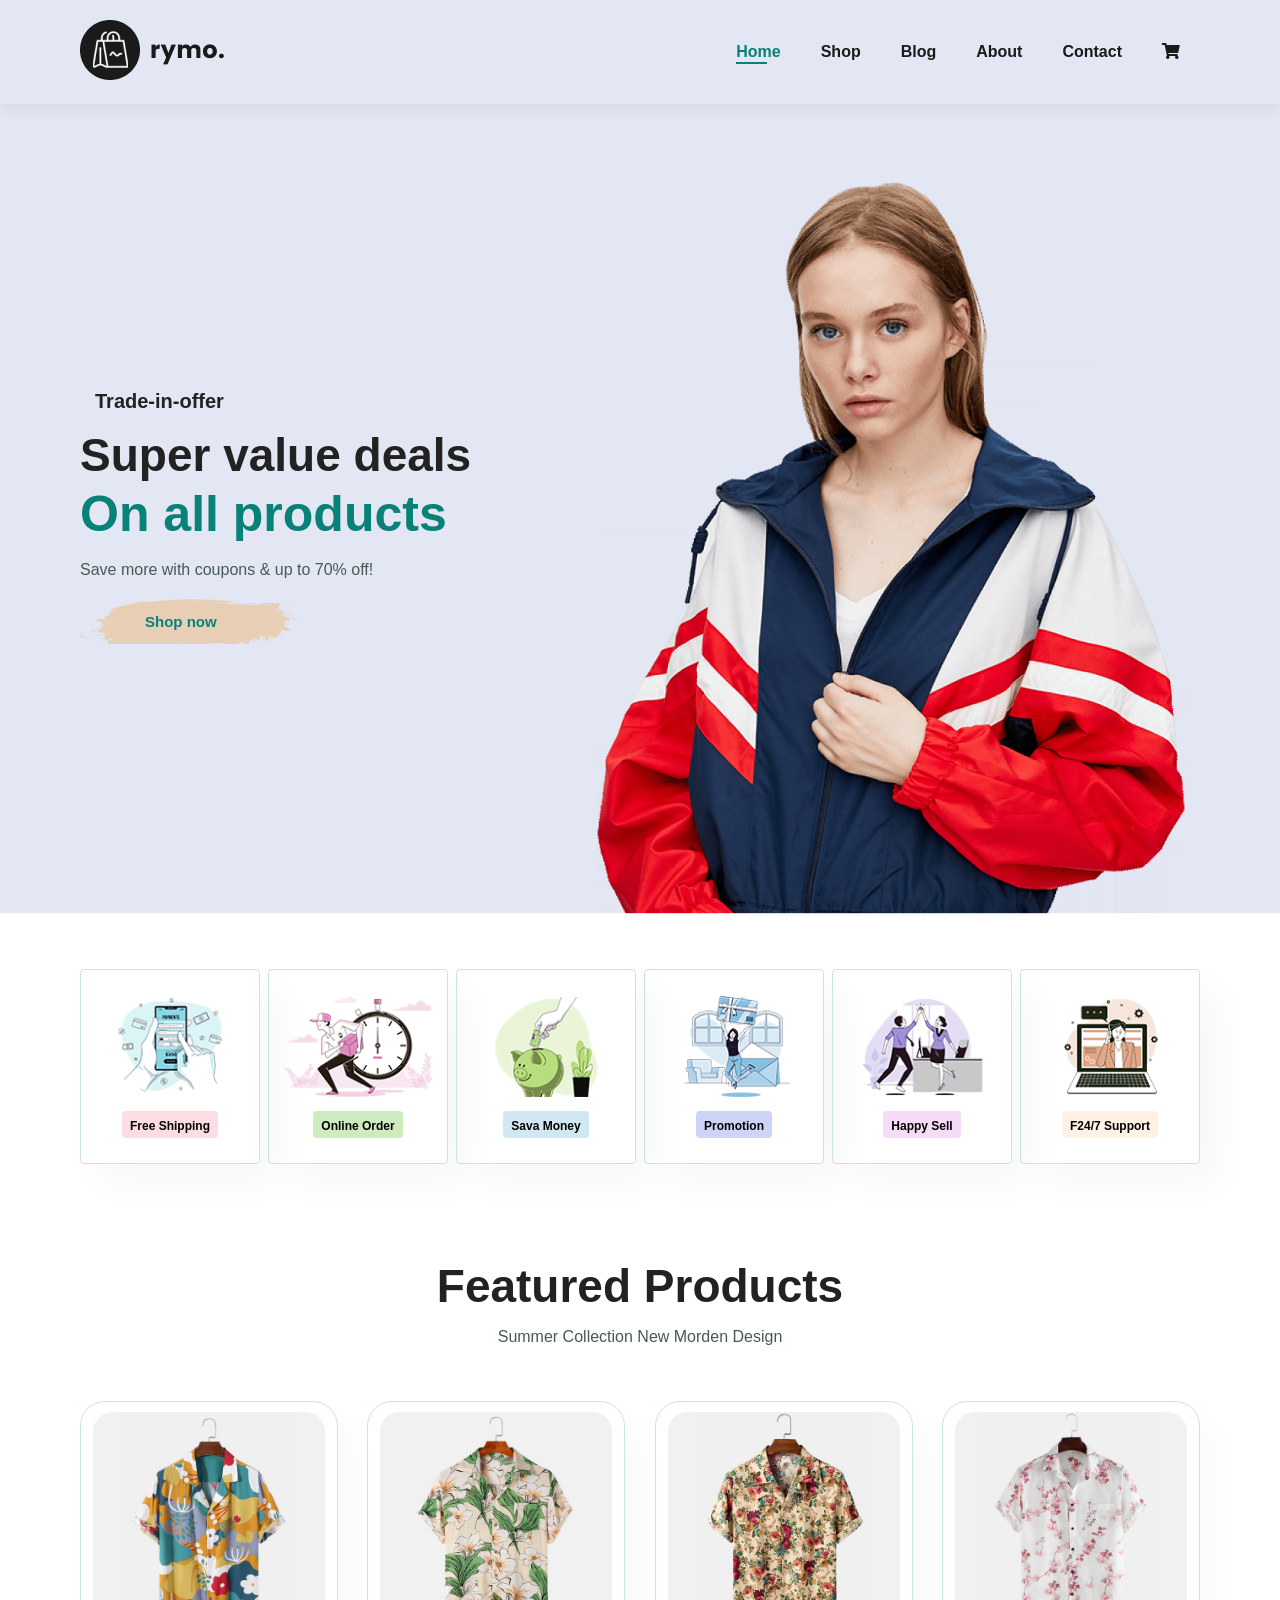
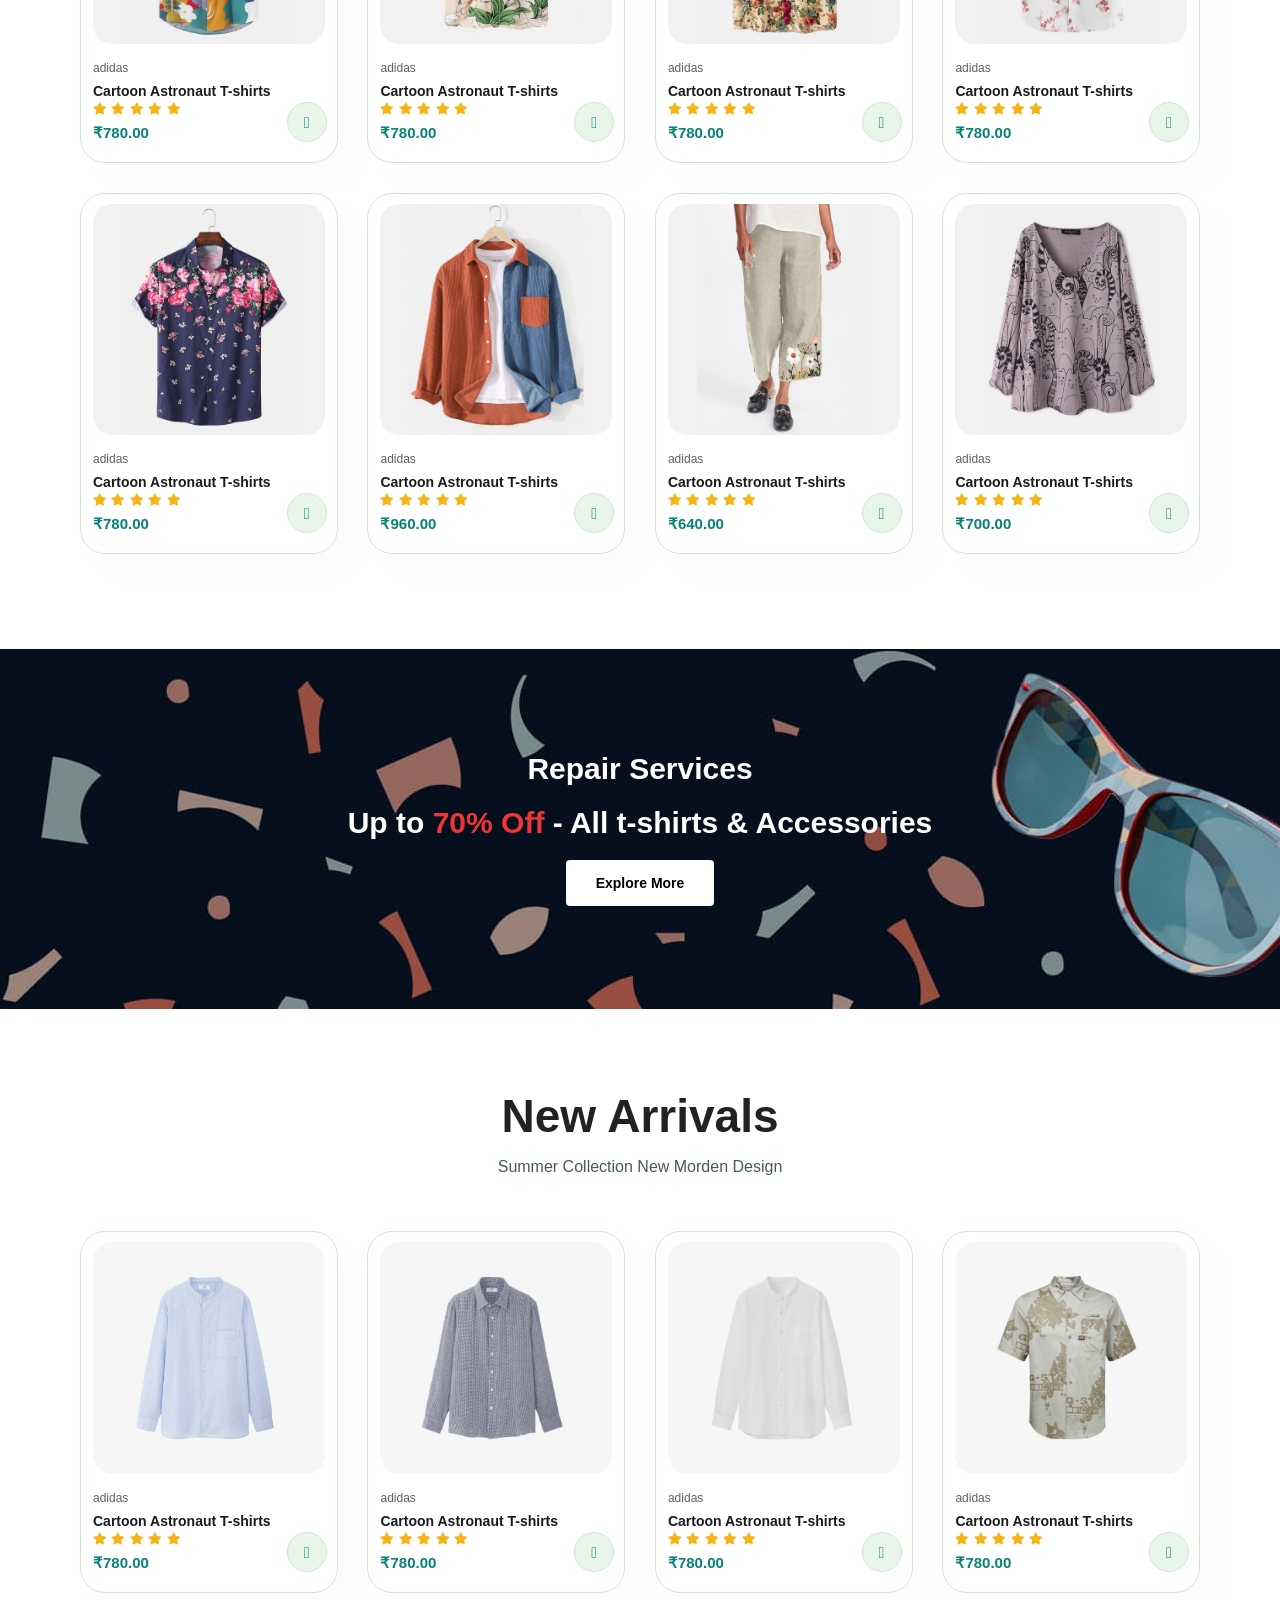
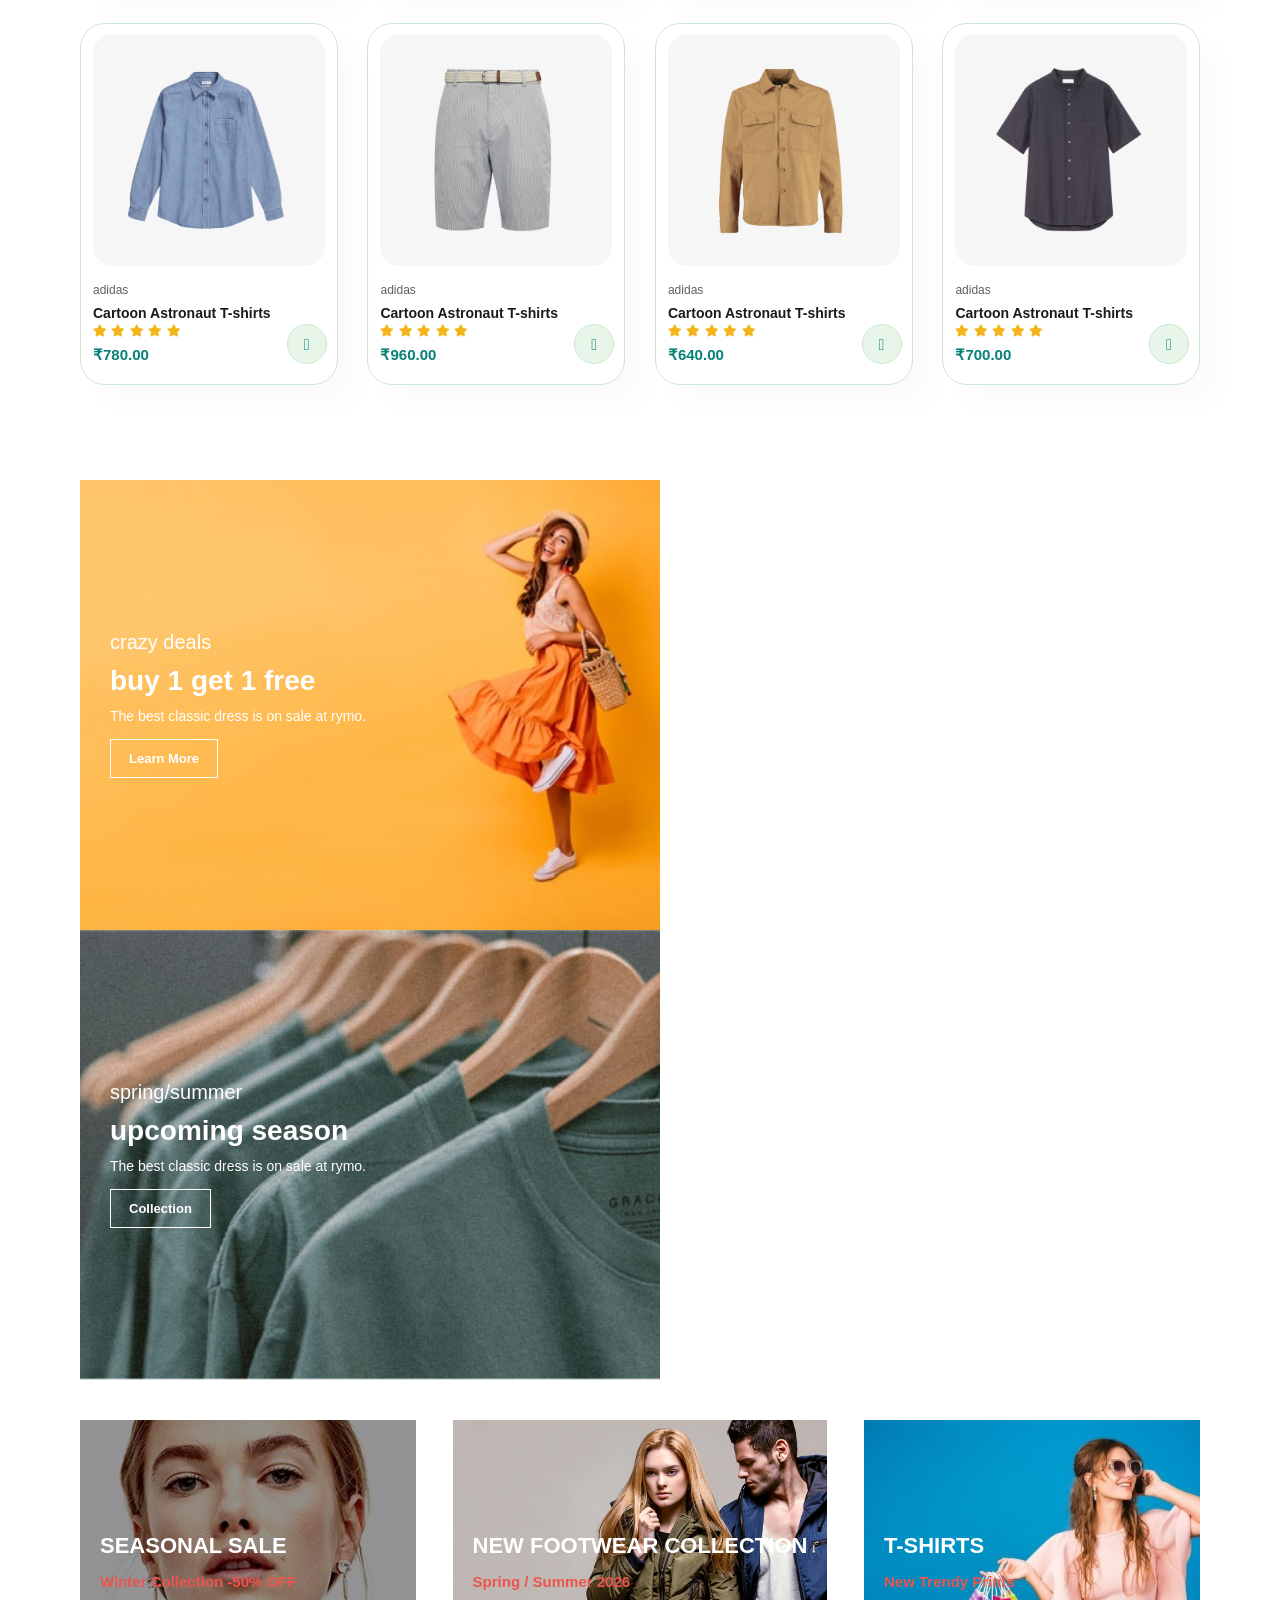
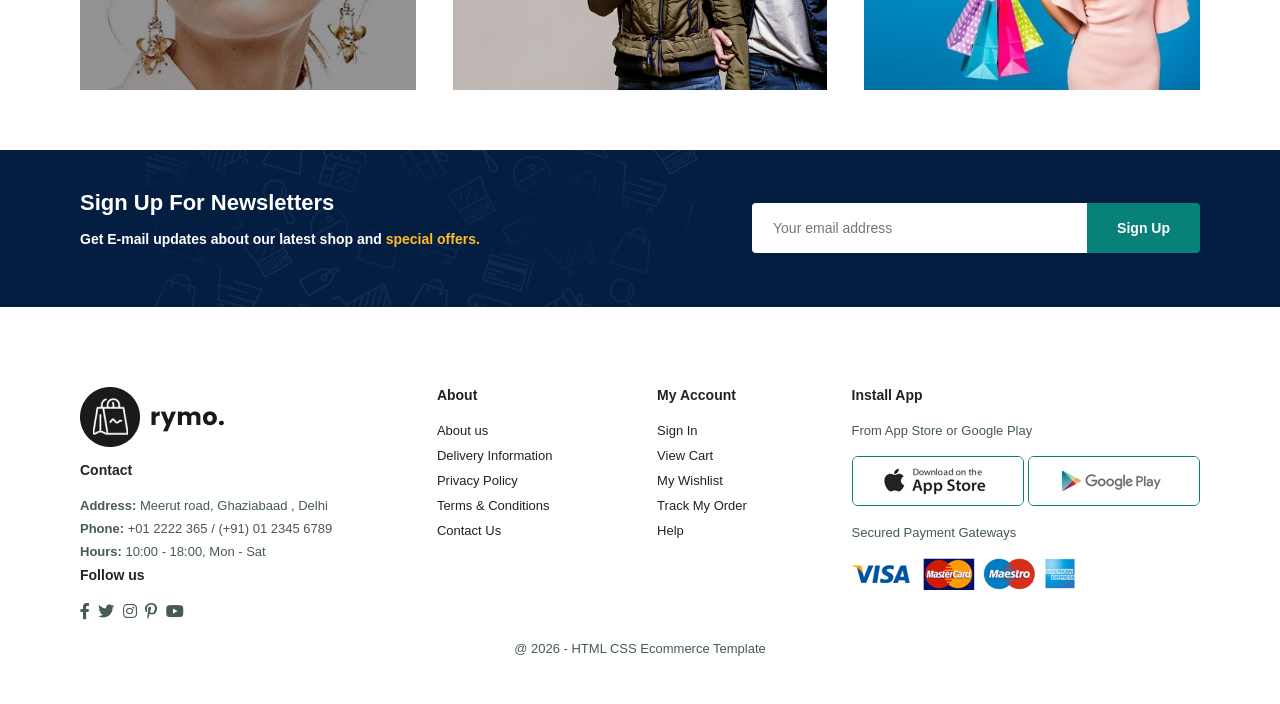
<file: index.html>
<!DOCTYPE html>
<html lang="en">

    <head>
        <meta charset="UTF-8">
        <meta http-equiv="X-UA-Compatible" content="IE=edge">
        <meta name="viewport" content="width=device-width, initial-scale=1.0">
        <title>My-Ecommerce</title>
        <link rel="stylesheet" href="https://pro.fontawesome.com/releases/v5.10.0/css/all.css" />
        <link rel="stylesheet" href="https://pro.fontawesome.com/releases/v5.10.0/css/all.css" />

        <link rel="stylesheet" href="style.css">
    </head>

    <body>
        <section id="header">
            <a href="#"><img src="img/logo.png" alt=""></a>

            <div>
                <ul id="navbar">
                    <li><a class="active" href="index.html">Home</a></li>
                    <li><a href="shop.html">Shop</a></li>
                    <li><a href="blog.html">Blog</a></li>
                    <li><a href="about.html">About</a></li>
                    <li><a href="contact.html">Contact</a></li>
                    <li id="lg-bag">
                     <a href="cart.html" class="cart-icon">
                         <i class="fas fa-shopping-cart"></i>
                            <span id="cart-count">0</span></a>
                    </li>  
                    <a href="#" id="close"><i class="fas fa-times"></i></a>
                </ul>
            </div>
            <div id="mobile">
                <i id="bar" class="fas fa-outdent"></i>
                <a href="cart.html" class="cart-icon">
                 <i class="fas fa-shopping-cart"></i>
                <span id="cart-count">0</span>
                </a>
            </div>
        </section>

        <section id="hero">
            <h4>Trade-in-offer</h4>
            <h2>Super value deals</h2>
            <h1>On all products</h1>
            <p>Save more with coupons & up to 70% off! </p>
            <button>Shop now</button> 
        </section>

        <section id="feature" class="section-p1">
            <div class="fe-box">
                <img src="img/features/f1.png" alt="">
                <h6>Free Shipping</h6>
            </div>

            <div class="fe-box">
                <img src="img/features/f2.png" alt="">
                <h6>Online Order</h6>
            </div>

            <div class="fe-box">
                <img src="img/features/f3.png" alt="">
                <h6>Sava Money</h6>
            </div>

            <div class="fe-box">
                <img src="img/features/f4.png" alt="">
                <h6>Promotion</h6>
            </div>

            <div class="fe-box">
                <img src="img/features/f5.png" alt="">
                <h6>Happy Sell</h6>
            </div>

            <div class="fe-box">
                <img src="img/features/f6.png" alt="">
                <h6>F24/7 Support</h6>
            </div>
        </section>


        <section id="product1" class="section-p1">
            <h2>Featured Products</h2>
            <p>Summer Collection New Morden Design</p>
            <div class="pro-container">
                <div class="pro">
                    <img src="img/products/f1.jpg" alt="">
                    <div class="des">
                        <span>adidas</span>
                        <h5>Cartoon Astronaut T-shirts</h5>
                        <div class="star">
                            <i class="fas fa-star"></i>
                            <i class="fas fa-star"></i>
                            <i class="fas fa-star"></i>
                            <i class="fas fa-star"></i>
                            <i class="fas fa-star"></i>
                        </div>
                        <h4>₹780.00</h4>
                    </div>
                    <a href="#"><i class="fal fa-shopping-cart cart"></i></a>
                </div>
                <div class="pro">
                    <img src="img/products/f2.jpg" alt="">
                    <div class="des">
                        <span>adidas</span>
                        <h5>Cartoon Astronaut T-shirts</h5>
                        <div class="star">
                            <i class="fas fa-star"></i>
                            <i class="fas fa-star"></i>
                            <i class="fas fa-star"></i>
                            <i class="fas fa-star"></i>
                            <i class="fas fa-star"></i>
                        </div>
                        <h4>₹780.00</h4>
                    </div>
                    <a href="#"><i class="fal fa-shopping-cart cart"></i></a>
                </div>
                <div class="pro">
                    <img src="img/products/f3.jpg" alt="">
                    <div class="des">
                        <span>adidas</span>
                        <h5>Cartoon Astronaut T-shirts</h5>
                        <div class="star">
                            <i class="fas fa-star"></i>
                            <i class="fas fa-star"></i>
                            <i class="fas fa-star"></i>
                            <i class="fas fa-star"></i>
                            <i class="fas fa-star"></i>
                        </div>
                        <h4>₹780.00</h4>
                    </div>
                    <a href="#"><i class="fal fa-shopping-cart cart"></i></a>
                </div>
                <div class="pro">
                    <img src="img/products/f4.jpg" alt="">
                    <div class="des">
                        <span>adidas</span>
                        <h5>Cartoon Astronaut T-shirts</h5>
                        <div class="star">
                            <i class="fas fa-star"></i>
                            <i class="fas fa-star"></i>
                            <i class="fas fa-star"></i>
                            <i class="fas fa-star"></i>
                            <i class="fas fa-star"></i>
                        </div>
                        <h4>₹780.00</h4>
                    </div>
                    <a href="#"><i class="fal fa-shopping-cart cart"></i></a>
                </div>
                <div class="pro">
                    <img src="img/products/f5.jpg" alt="">
                    <div class="des">
                        <span>adidas</span>
                        <h5>Cartoon Astronaut T-shirts</h5>
                        <div class="star">
                            <i class="fas fa-star"></i>
                            <i class="fas fa-star"></i>
                            <i class="fas fa-star"></i>
                            <i class="fas fa-star"></i>
                            <i class="fas fa-star"></i>
                        </div>
                        <h4>₹780.00</h4>
                    </div>
                    <a href="#"><i class="fal fa-shopping-cart cart"></i></a>
                </div>
                <div class="pro">
                    <img src="img/products/f6.jpg" alt="">
                    <div class="des">
                        <span>adidas</span>
                        <h5>Cartoon Astronaut T-shirts</h5>
                        <div class="star">
                            <i class="fas fa-star"></i>
                            <i class="fas fa-star"></i>
                            <i class="fas fa-star"></i>
                            <i class="fas fa-star"></i>
                            <i class="fas fa-star"></i>
                        </div>
                        <h4>₹960.00</h4>
                    </div>
                    <a href="#"><i class="fal fa-shopping-cart cart"></i></a>
                </div>
                <div class="pro">
                    <img src="img/products/f7.jpg" alt="">
                    <div class="des">
                        <span>adidas</span>
                        <h5>Cartoon Astronaut T-shirts</h5>
                        <div class="star">
                            <i class="fas fa-star"></i>
                            <i class="fas fa-star"></i>
                            <i class="fas fa-star"></i>
                            <i class="fas fa-star"></i>
                            <i class="fas fa-star"></i>
                        </div>
                        <h4>₹640.00</h4>
                    </div>
                    <a href="#"><i class="fal fa-shopping-cart cart"></i></a>
                </div>
                <div class="pro">
                    <img src="img/products/f8.jpg" alt="">
                    <div class="des">
                        <span>adidas</span>
                        <h5>Cartoon Astronaut T-shirts</h5>
                        <div class="star">
                            <i class="fas fa-star"></i>
                            <i class="fas fa-star"></i>
                            <i class="fas fa-star"></i>
                            <i class="fas fa-star"></i>
                            <i class="fas fa-star"></i>
                        </div>
                        <h4>₹700.00</h4>
                    </div>
                    <a href="#"><i class="fal fa-shopping-cart cart"></i></a>
                </div>
            </div>
        </section>

        <section id="banner" class="section-m1">
            <h4>Repair Services</h4>
            <h2>Up to <span>70% Off</span> - All t-shirts & Accessories</h2>
            <button class="normal">Explore More</button>

        </section>

        <section id="product1" class="section-p1">
            <h2>New Arrivals</h2>
            <p>Summer Collection New Morden Design</p>
            <div class="pro-container">
                <div class="pro">
                    <img src="img/products/n1.jpg" alt="">
                    <div class="des">
                        <span>adidas</span>
                        <h5>Cartoon Astronaut T-shirts</h5>
                        <div class="star">
                            <i class="fas fa-star"></i>
                            <i class="fas fa-star"></i>
                            <i class="fas fa-star"></i>
                            <i class="fas fa-star"></i>
                            <i class="fas fa-star"></i>
                        </div>
                        <h4>₹780.00</h4>
                    </div>
                    <a href="#"><i class="fal fa-shopping-cart cart"></i></a>
                </div>
                <div class="pro">
                    <img src="img/products/n2.jpg" alt="">
                    <div class="des">
                        <span>adidas</span>
                        <h5>Cartoon Astronaut T-shirts</h5>
                        <div class="star">
                            <i class="fas fa-star"></i>
                            <i class="fas fa-star"></i>
                            <i class="fas fa-star"></i>
                            <i class="fas fa-star"></i>
                            <i class="fas fa-star"></i>
                        </div>
                        <h4>₹780.00</h4>
                    </div>
                    <a href="#"><i class="fal fa-shopping-cart cart"></i></a>
                </div>
                <div class="pro">
                    <img src="img/products/n3.jpg" alt="">
                    <div class="des">
                        <span>adidas</span>
                        <h5>Cartoon Astronaut T-shirts</h5>
                        <div class="star">
                            <i class="fas fa-star"></i>
                            <i class="fas fa-star"></i>
                            <i class="fas fa-star"></i>
                            <i class="fas fa-star"></i>
                            <i class="fas fa-star"></i>
                        </div>
                        <h4>₹780.00</h4>
                    </div>
                    <a href="#"><i class="fal fa-shopping-cart cart"></i></a>
                </div>
                <div class="pro">
                    <img src="img/products/n4.jpg" alt="">
                    <div class="des">
                        <span>adidas</span>
                        <h5>Cartoon Astronaut T-shirts</h5>
                        <div class="star">
                            <i class="fas fa-star"></i>
                            <i class="fas fa-star"></i>
                            <i class="fas fa-star"></i>
                            <i class="fas fa-star"></i>
                            <i class="fas fa-star"></i>
                        </div>
                        <h4>₹780.00</h4>
                    </div>
                    <a href="#"><i class="fal fa-shopping-cart cart"></i></a>
                </div>
                <div class="pro">
                    <img src="img/products/n5.jpg" alt="">
                    <div class="des">
                        <span>adidas</span>
                        <h5>Cartoon Astronaut T-shirts</h5>
                        <div class="star">
                            <i class="fas fa-star"></i>
                            <i class="fas fa-star"></i>
                            <i class="fas fa-star"></i>
                            <i class="fas fa-star"></i>
                            <i class="fas fa-star"></i>
                        </div>
                        <h4>₹780.00</h4>
                    </div>
                    <a href="#"><i class="fal fa-shopping-cart cart"></i></a>
                </div>
                <div class="pro">
                    <img src="img/products/n6.jpg" alt="">
                    <div class="des">
                        <span>adidas</span>
                        <h5>Cartoon Astronaut T-shirts</h5>
                        <div class="star">
                            <i class="fas fa-star"></i>
                            <i class="fas fa-star"></i>
                            <i class="fas fa-star"></i>
                            <i class="fas fa-star"></i>
                            <i class="fas fa-star"></i>
                        </div>
                        <h4>₹960.00</h4>
                    </div>
                    <a href="#"><i class="fal fa-shopping-cart cart"></i></a>
                </div>
                <div class="pro">
                    <img src="img/products/n7.jpg" alt="">
                    <div class="des">
                        <span>adidas</span>
                        <h5>Cartoon Astronaut T-shirts</h5>
                        <div class="star">
                            <i class="fas fa-star"></i>
                            <i class="fas fa-star"></i>
                            <i class="fas fa-star"></i>
                            <i class="fas fa-star"></i>
                            <i class="fas fa-star"></i>
                        </div>
                        <h4>₹640.00</h4>
                    </div>
                    <a href="#"><i class="fal fa-shopping-cart cart"></i></a>
                </div>
                <div class="pro">
                    <img src="img/products/n8.jpg" alt="">
                    <div class="des">
                        <span>adidas</span>
                        <h5>Cartoon Astronaut T-shirts</h5>
                        <div class="star">
                            <i class="fas fa-star"></i>
                            <i class="fas fa-star"></i>
                            <i class="fas fa-star"></i>
                            <i class="fas fa-star"></i>
                            <i class="fas fa-star"></i>
                        </div>
                        <h4>₹700.00</h4>
                    </div>
                    <a href="#"><i class="fal fa-shopping-cart cart"></i></a>
                </div>
            </div>
        </section>

        <section id="sm-banner" class="section-p1">
            <div class="banner-box">
                <h4>crazy deals</h4>
                <h2>buy 1 get 1 free</h2>
                <span>The best classic dress is on sale at rymo.</span>
                <button class="white">Learn More</button>
            </div>
            <div class="banner-box banner-box2">
                <h4>spring/summer</h4>
                <h2>upcoming season</h2>
                <span>The best classic dress is on sale at rymo.</span>
                <button class="white">Collection</button>
            </div>
        </section>

        <section id="banner3">
            <div class="banner-box">
                <h2>SEASONAL SALE</h2>
                <h3>Winter Collection -50% OFF</h3>
            </div>
            <div class="banner-box banner-box2">
                <h2>NEW FOOTWEAR COLLECTION</h2>
                <h3>Spring / Summer 2026</h3>
            </div>
            <div class="banner-box banner-box3">
                <h2>T-SHIRTS</h2>
                <h3>New Trendy Prints</h3>
            </div>
        </section>

        <section id="newsletter" class="section-p1 section-m1">
            <div class="newstext">
                <h4>Sign Up For Newsletters</h4>
                <p>Get E-mail updates about our latest shop and <span>special offers.</span></p>
            </div>
            <div class="form">
                <input type="text" placeholder="Your email address">
                <button class="normal">Sign Up</button>
            </div>    
        </section>

        <footer class="section-p1">
            <div class="col">
                <img class="logo" src="img/logo.png" alt="">
                <h4>Contact</h4>
                <p><strong>Address: </strong> Meerut road, Ghaziabaad , Delhi</p>
                <p><strong>Phone: </strong> +01 2222 365 / (+91) 01 2345 6789</p>
                <p><strong>Hours: </strong> 10:00 - 18:00, Mon - Sat</p>
                <div class="follow">
                    <h4>Follow us</h4>
                    <div class="icon">
                        <i class="fab fa-facebook-f"></i>
                        <i class="fab fa-twitter"></i>
                        <i class="fab fa-instagram"></i>
                        <i class="fab fa-pinterest-p"></i>
                        <i class="fab fa-youtube"></i>
                    </div>
                </div>
            </div>

            <div class="col">
                <h4>About</h4>
                <a href="#">About us</a>
                <a href="#">Delivery Information</a>
                <a href="#">Privacy Policy</a>
                <a href="#">Terms & Conditions</a>
                <a href="#">Contact Us</a>
            </div>

            <div class="col">
                <h4>My Account</h4>
                <a href="#">Sign In</a>
                <a href="#">View Cart</a>
                <a href="#">My Wishlist</a>
                <a href="#">Track My Order</a>
                <a href="#">Help</a>
            </div>

            <div class="col install">
                <h4>Install App</h4>
                <p>From App Store or Google Play</p>
                <div class="row">
                    <img src="img/pay/app.jpg" alt="">
                    <img src="img/pay/play.jpg" alt="">
                </div>
                <p>Secured Payment Gateways</p>
                <img src="img/pay/pay.png" alt="">
            </div>

            <div class="copyright">
                <p>@ 2026 - HTML CSS Ecommerce Template</p>
            </div>
        </footer>
            <div id="cart-toast">Item added to cart 🛒</div>
        <script src="script.js" defer></script>
    </body> 

</html>
</file>
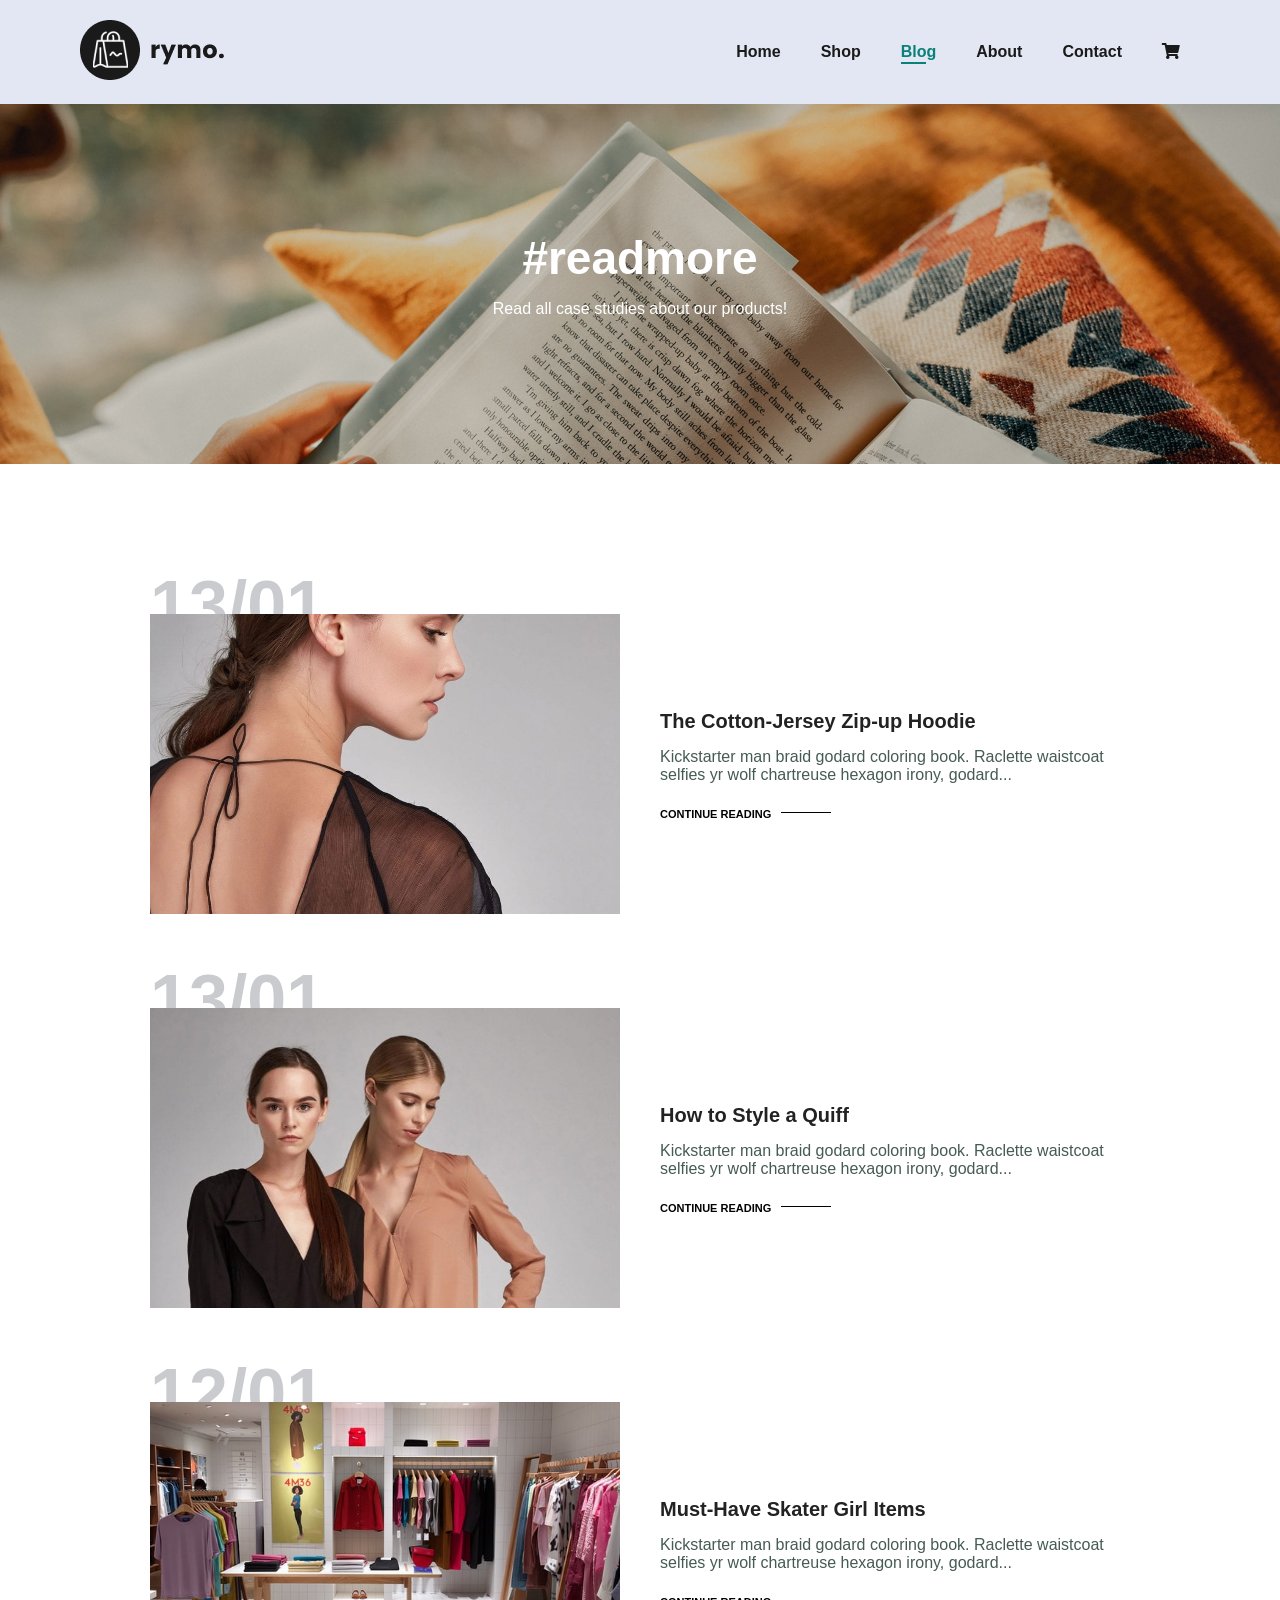
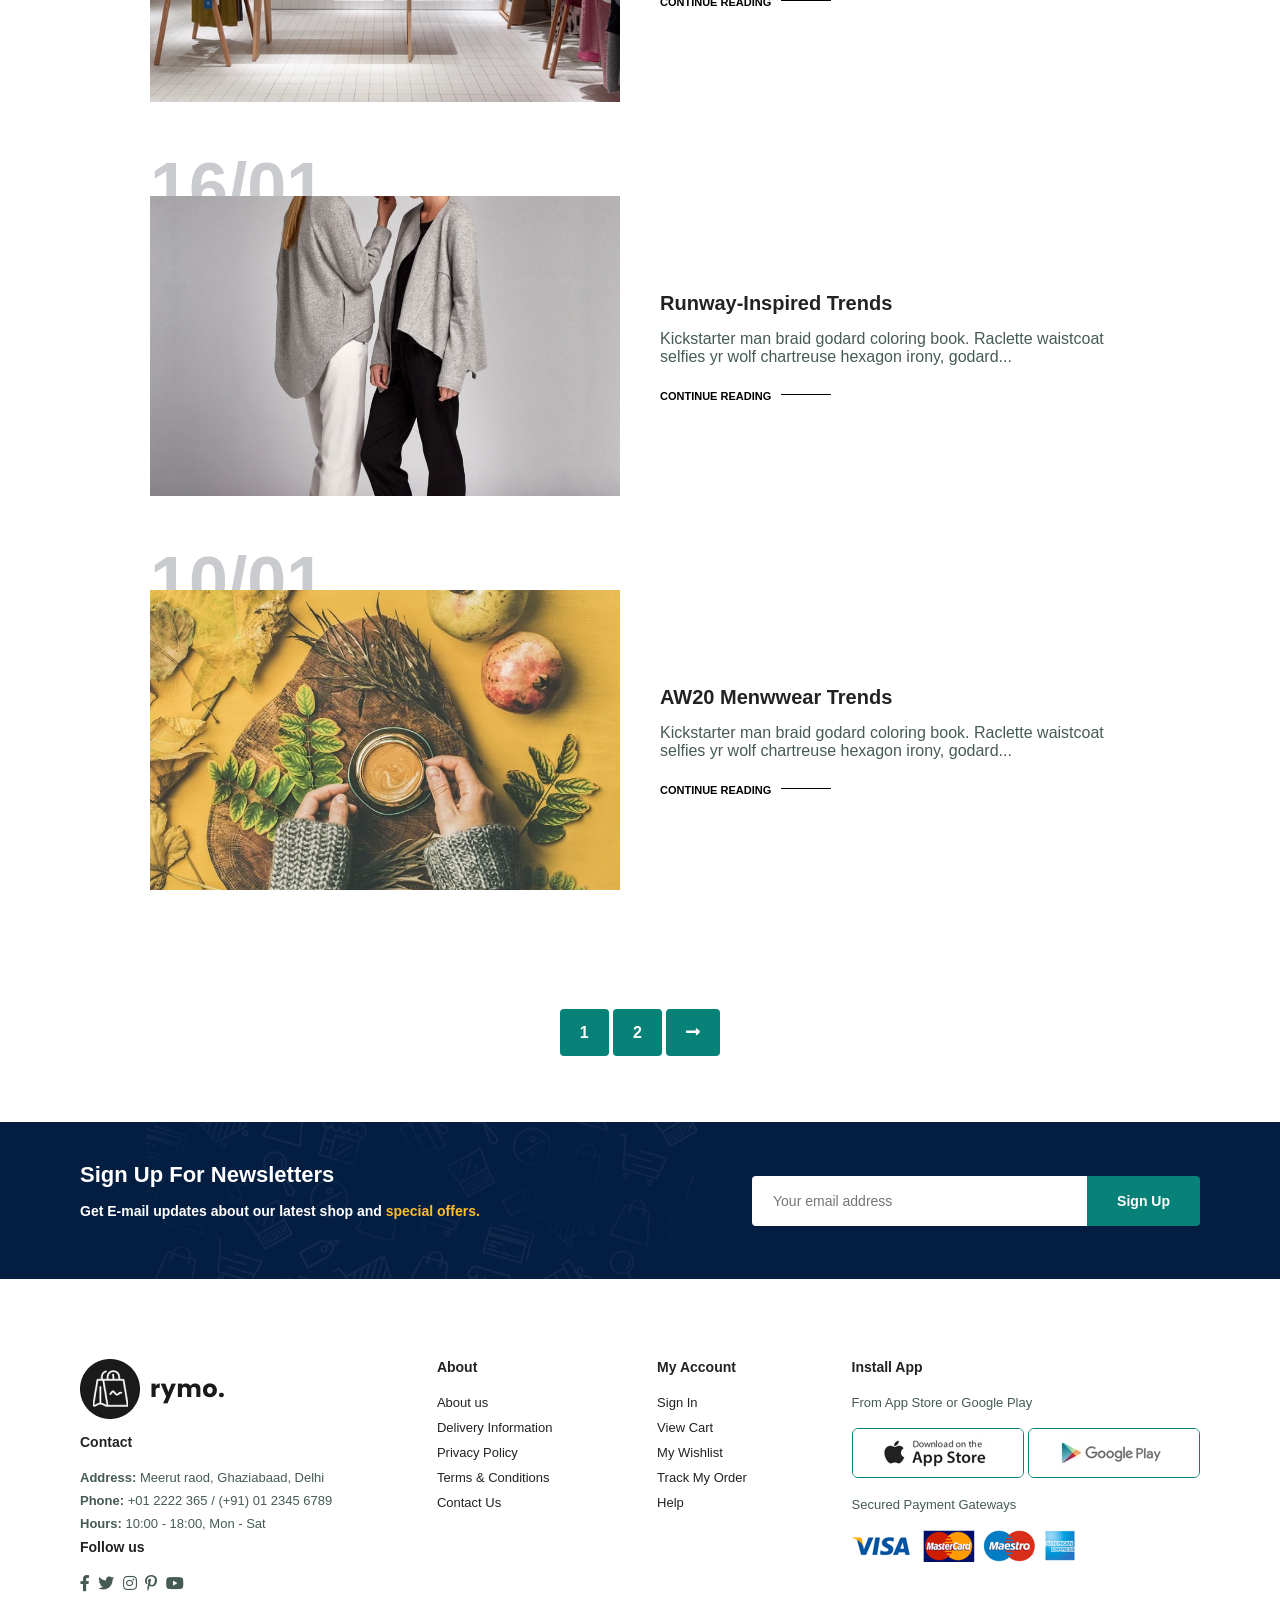
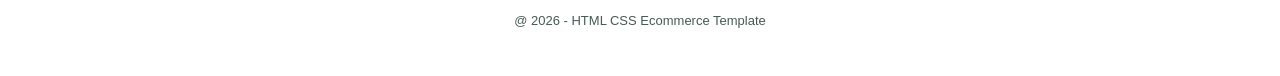
<file: blog.html>
<!DOCTYPE html>
<html lang="en">

    <head>
        <meta charset="UTF-8">
        <meta http-equiv="X-UA-Compatible" content="IE=edge">
        <meta name="viewport" content="width=device-width, initial-scale=1.0">
        <title>My-Ecommerce</title>
        <link rel="stylesheet" href="https://pro.fontawesome.com/releases/v5.10.0/css/all.css" />
        <link rel="stylesheet" href="https://pro.fontawesome.com/releases/v5.10.0/css/all.css" />

        <link rel="stylesheet" href="style.css">
    </head>

    <body>
        <section id="header">
            <a href="#"><img src="img/logo.png" alt=""></a>

            <div>
                <ul id="navbar">
                    <li><a href="index.html">Home</a></li>
                    <li><a href="shop.html">Shop</a></li>
                    <li><a class="active" href="blog.html">Blog</a></li>
                    <li><a href="about.html">About</a></li>
                    <li><a href="contact.html">Contact</a></li>
                    <li id="lg-bag"><a href="cart.html" class="cart-icon"><i class="fas fa-shopping-cart"></i><span id="cart-count">0</span></a></li>
                    <a href="#" id="close"><i class="fas fa-times"></i></a>
                </ul>
            </div>
            <div id="mobile">
                  <i id="bar" class="fas fa-outdent"></i>
                  
                  <a href="cart.html" class="cart-icon"><i class="fas fa-shopping-cart"></i><span id="cart-count">0</span></a>
            </div>
        </section>

        <section id="page-header" class="blog-header">
            <h2>#readmore</h2>
            <p>Read all case studies about our products!</p>
        </section>

        <section id="blog" class="section-p1">
            <div class="blog-box">
                <div class="blog-img">
                    <img src="img/blog/b1.jpg" alt="">
                </div>
                <div class="blog-details">
                    <h4>The Cotton-Jersey Zip-up Hoodie</h4>
                    <p>Kickstarter man braid godard coloring book. Raclette waistcoat selfies yr wolf chartreuse hexagon irony, godard...</p>
                    <a href="#">CONTINUE READING</a>
                </div>
                <h1>13/01</h1>
            </div>
            <div class="blog-box">
                <div class="blog-img">
                    <img src="img/blog/b2.jpg" alt="">
                </div>
                <div class="blog-details">
                    <h4>How to Style a Quiff</h4>
                    <p>Kickstarter man braid godard coloring book. Raclette waistcoat selfies yr wolf chartreuse hexagon irony, godard...</p>
                    <a href="#">CONTINUE READING</a>
                </div>
                <h1>13/01</h1>
            </div>
            <div class="blog-box">
                <div class="blog-img">
                    <img src="img/blog/b3.jpg" alt="">
                </div>
                <div class="blog-details">
                    <h4>Must-Have Skater Girl Items</h4>
                    <p>Kickstarter man braid godard coloring book. Raclette waistcoat selfies yr wolf chartreuse hexagon irony, godard...</p>
                    <a href="#">CONTINUE READING</a>
                </div>
                <h1>12/01</h1>
            </div>
            <div class="blog-box">
                <div class="blog-img">
                    <img src="img/blog/b4.jpg" alt="">
                </div>
                <div class="blog-details">
                    <h4>Runway-Inspired Trends</h4>
                    <p>Kickstarter man braid godard coloring book. Raclette waistcoat selfies yr wolf chartreuse hexagon irony, godard...</p>
                    <a href="#">CONTINUE READING</a>
                </div>
                <h1>16/01</h1>
            </div>
            <div class="blog-box">
                <div class="blog-img">
                    <img src="img/blog/b6.jpg" alt="">
                </div>
                <div class="blog-details">
                    <h4>AW20 Menwwear Trends</h4>
                    <p>Kickstarter man braid godard coloring book. Raclette waistcoat selfies yr wolf chartreuse hexagon irony, godard...</p>
                    <a href="#">CONTINUE READING</a>
                </div>
                <h1>10/01</h1>
            </div>
            
        </section>

        <section id="pagination" class="section-p1">
            <a href="#">1</a>
            <a href="#">2</a>
            <a href="#"><i class="fas fa-long-arrow-alt-right"></i></a>
        </section>
  

        <section id="newsletter" class="section-p1 section-m1">
            <div class="newstext">
                <h4>Sign Up For Newsletters</h4>
                <p>Get E-mail updates about our latest shop and <span>special offers.</span></p>
            </div>
            <div class="form">
                <input type="text" placeholder="Your email address">
                <button class="normal">Sign Up</button>
            </div>    
        </section>

        <footer class="section-p1">
            <div class="col">
                <img class="logo" src="img/logo.png" alt="">
                <h4>Contact</h4>
                <p><strong>Address: </strong> Meerut raod, Ghaziabaad, Delhi</p>
                <p><strong>Phone: </strong> +01 2222 365 / (+91) 01 2345 6789</p>
                <p><strong>Hours: </strong> 10:00 - 18:00, Mon - Sat</p>
                <div class="follow">
                    <h4>Follow us</h4>
                    <div class="icon">
                        <i class="fab fa-facebook-f"></i>
                        <i class="fab fa-twitter"></i>
                        <i class="fab fa-instagram"></i>
                        <i class="fab fa-pinterest-p"></i>
                        <i class="fab fa-youtube"></i>
                    </div>
                </div>
            </div>

            <div class="col">
                <h4>About</h4>
                <a href="#">About us</a>
                <a href="#">Delivery Information</a>
                <a href="#">Privacy Policy</a>
                <a href="#">Terms & Conditions</a>
                <a href="#">Contact Us</a>
            </div>

            <div class="col">
                <h4>My Account</h4>
                <a href="#">Sign In</a>
                <a href="#">View Cart</a>
                <a href="#">My Wishlist</a>
                <a href="#">Track My Order</a>
                <a href="#">Help</a>
            </div>

            <div class="col install">
                <h4>Install App</h4>
                <p>From App Store or Google Play</p>
                <div class="row">
                    <img src="img/pay/app.jpg" alt="">
                    <img src="img/pay/play.jpg" alt="">
                </div>
                <p>Secured Payment Gateways</p>
                <img src="img/pay/pay.png" alt="">
            </div>

            <div class="copyright">
                <p>@ 2026 - HTML CSS Ecommerce Template</p>
            </div>
        </footer>

        <script src="script.js"></script>
        <div id="cart-toast">Item added to cart 🛒</div>
    </body>

</html>
</file>
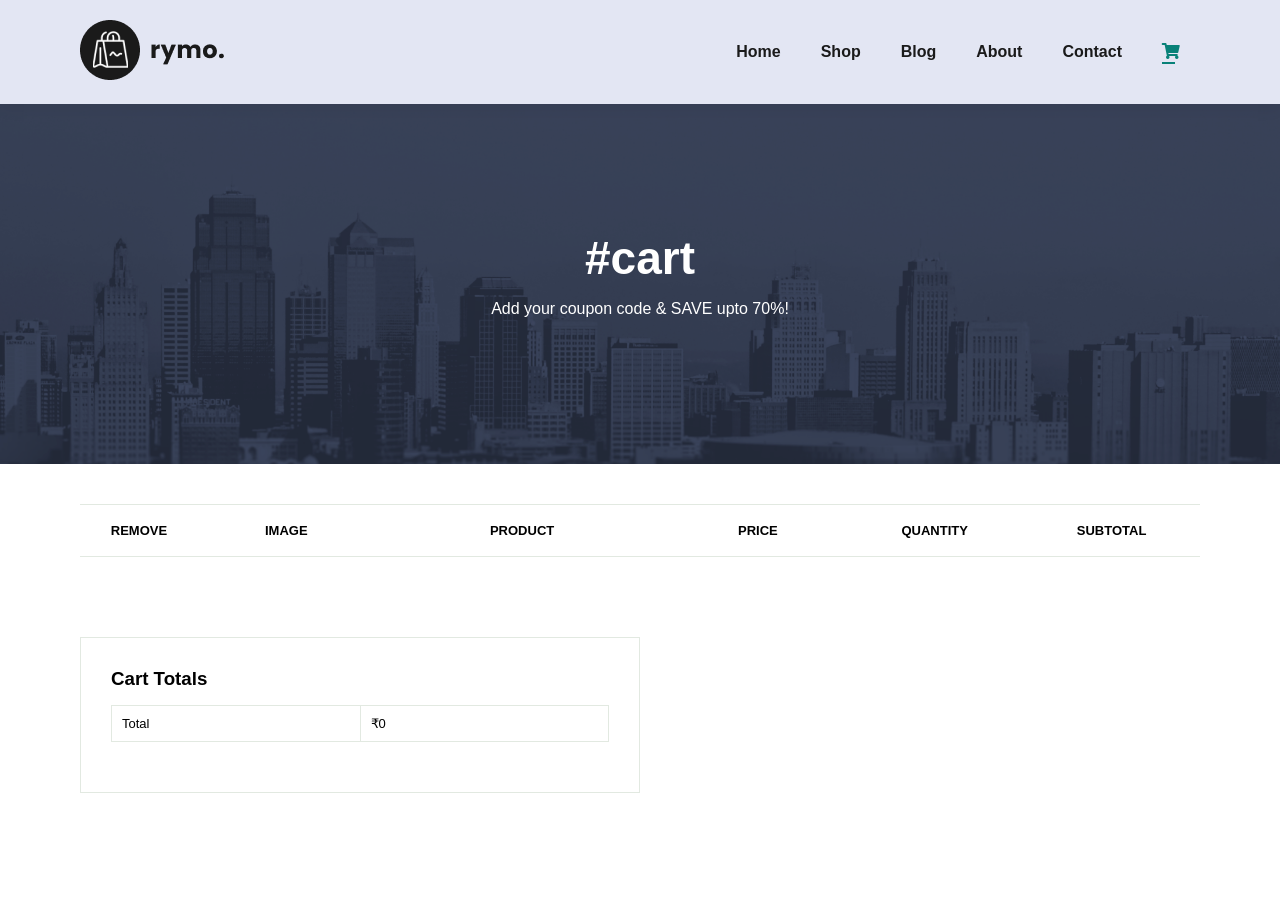
<file: cart.html>
<!DOCTYPE html>
<html lang="en">

<head>
    <meta charset="UTF-8">
    <meta http-equiv="X-UA-Compatible" content="IE=edge">
    <meta name="viewport" content="width=device-width, initial-scale=1.0">
    <title>My-Ecommerce</title>

    <link rel="stylesheet" href="https://pro.fontawesome.com/releases/v5.10.0/css/all.css" />
    <link rel="stylesheet" href="style.css">
</head>

<body>

    <!-- 🔥 HEADER (Desktop + Mobile + Badge) -->
    <section id="header">
        <a href="#"><img src="img/logo.png" alt=""></a>

        <div>
            <ul id="navbar">
                <li><a href="index.html">Home</a></li>
                <li><a href="shop.html">Shop</a></li>
                <li><a href="blog.html">Blog</a></li>
                <li><a href="about.html">About</a></li>
                <li><a href="contact.html">Contact</a></li>

                <!-- Desktop Cart -->
                <li id="lg-bag">
                    <a href="cart.html" class="cart-icon active">
                        <i class="fas fa-shopping-cart"></i>
                        <span id="cart-count">0</span>
                    </a>
                </li>

                <a href="#" id="close"><i class="fas fa-times"></i></a>
            </ul>
        </div>

        <!-- Mobile -->
        <div id="mobile">
            <i id="bar" class="fas fa-outdent"></i>

            <a href="cart.html" class="cart-icon">
                <i class="fas fa-shopping-cart"></i>
                <span id="cart-count">0</span>
            </a>
        </div>
    </section>


    <!-- 🔥 PAGE HEADER -->
    <section id="page-header" class="about-header">
        <h2>#cart</h2>
        <p>Add your coupon code & SAVE upto 70%!</p>
    </section>


    <!-- 🛒 CART TABLE -->
    <section id="cart" class="section-p1">
        <table width="100%">
            <thead>
                <tr>
                    <td>Remove</td>
                    <td>Image</td>
                    <td>Product</td>
                    <td>Price</td>
                    <td>Quantity</td>
                    <td>Subtotal</td>
                </tr>
            </thead>

            <tbody id="cart-items"></tbody>
        </table>
    </section>


    <!-- 💰 TOTAL -->
    <section id="cart-add" class="section-p1">
        <div id="subtotal">
            <h3>Cart Totals</h3>
            <table>
                <tr>
                    <td>Total</td>
                    <td id="total-price">₹0</td>
                </tr>
            </table>
        </div>
    </section>


    <!-- 🔥 CART SCRIPT -->
    <script>
        document.addEventListener("DOMContentLoaded", () => {

            const cartTable = document.getElementById("cart-items");
            const totalPriceEl = document.getElementById("total-price");

            let cart = JSON.parse(localStorage.getItem("cart")) || [];

            let total = 0;

            cartTable.innerHTML = "";

            cart.forEach((item, index) => {

                const subtotal = item.price * item.quantity;
                total += subtotal;

                const row = `
                    <tr>
                        <td>
                            <a href="#" onclick="removeItem(${index})">
                                <i class="far fa-times-circle"></i>
                            </a>
                        </td>

                        <td><img src="${item.image}" width="50"></td>

                        <td>${item.name}</td>

                        <td>₹${item.price}</td>

                        <td>
                            <input type="number" value="${item.quantity}" min="1"
                            onchange="updateQuantity(${index}, this.value)">
                        </td>

                        <td>₹${subtotal}</td>
                    </tr>
                `;

                cartTable.innerHTML += row;
            });

            totalPriceEl.innerText = "₹" + total;
        });


        // ❌ REMOVE ITEM
        function removeItem(index) {
            let cart = JSON.parse(localStorage.getItem("cart")) || [];
            cart.splice(index, 1);
            localStorage.setItem("cart", JSON.stringify(cart));
            location.reload();
        }

        // 🔄 UPDATE QUANTITY
        function updateQuantity(index, value) {
            let cart = JSON.parse(localStorage.getItem("cart")) || [];
            cart[index].quantity = parseInt(value);
            localStorage.setItem("cart", JSON.stringify(cart));
            location.reload();
        }
    </script>


    <!-- 🔥 MAIN JS (navbar + cart count + add to cart) -->
    <script src="script.js"></script>

    <!-- 🔥 TOAST -->
    <div id="cart-toast">Item added to cart 🛒</div>

</body>
</html>
</file>
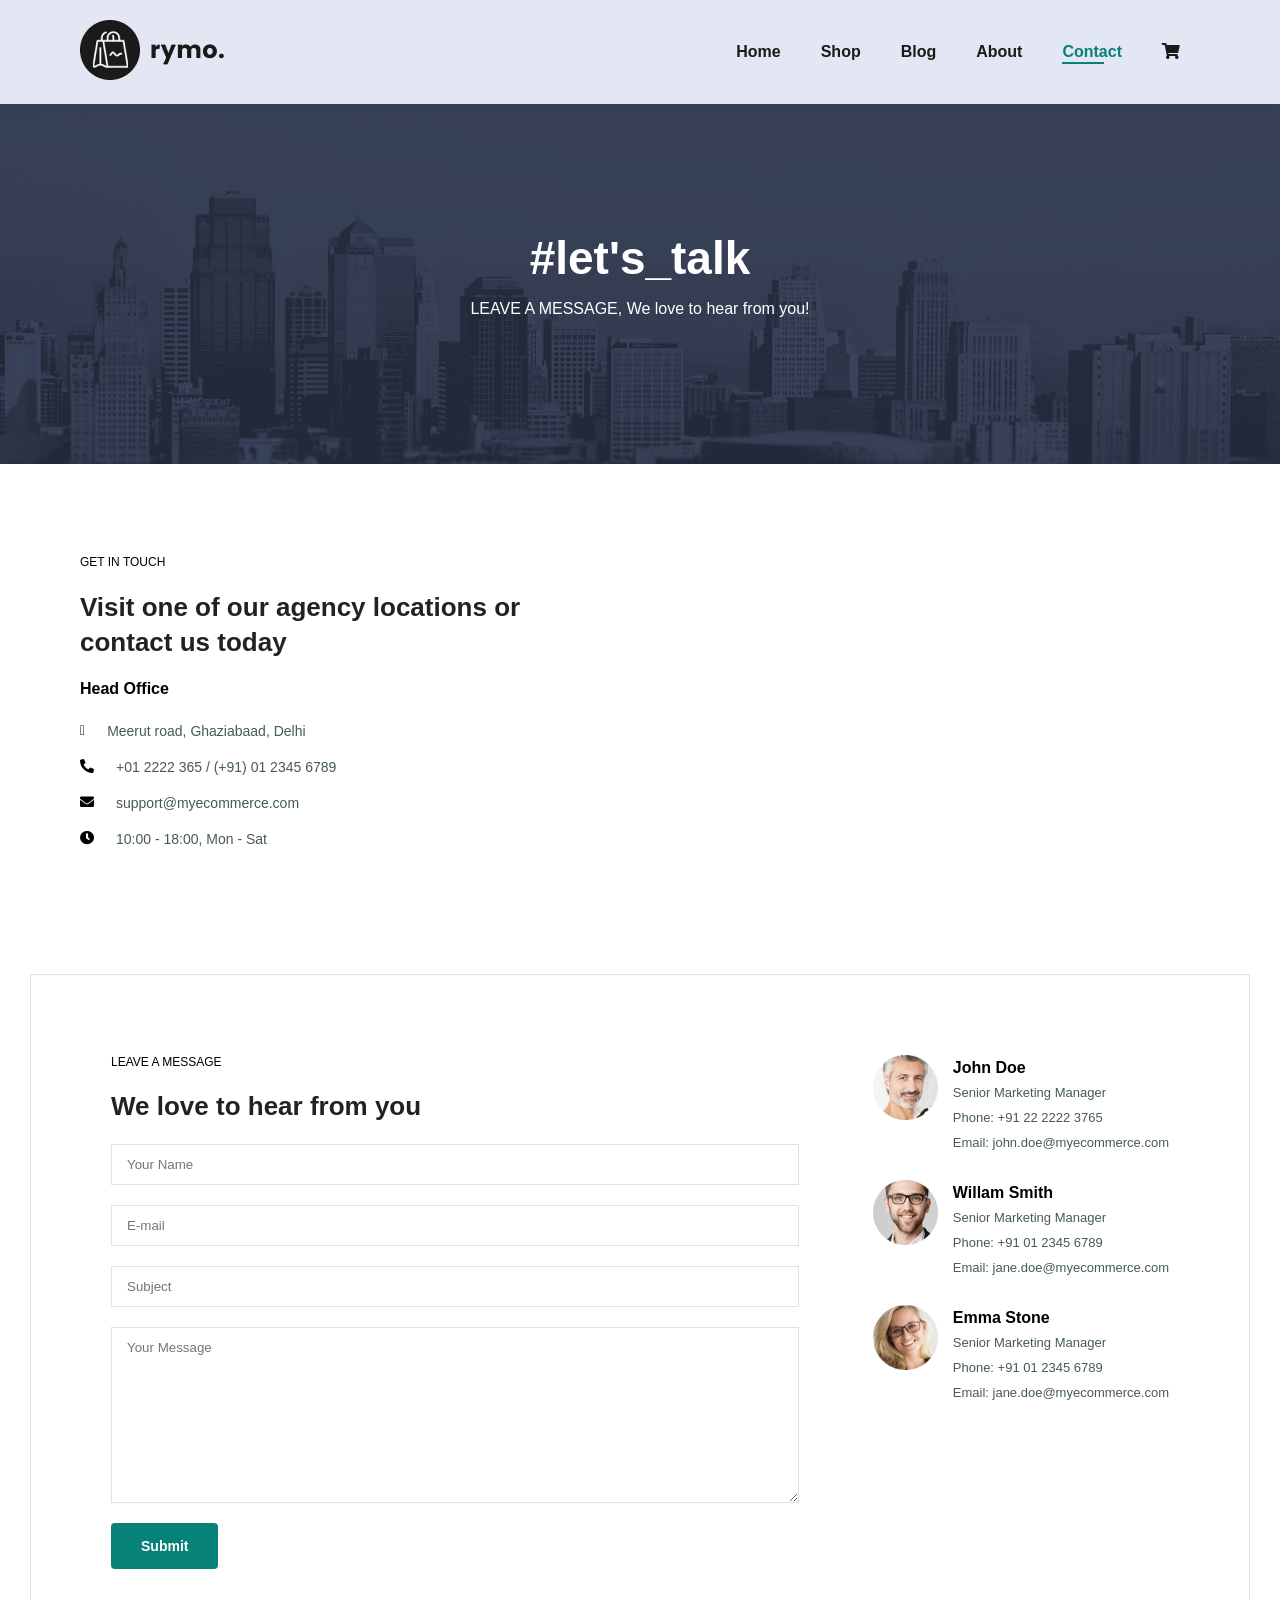
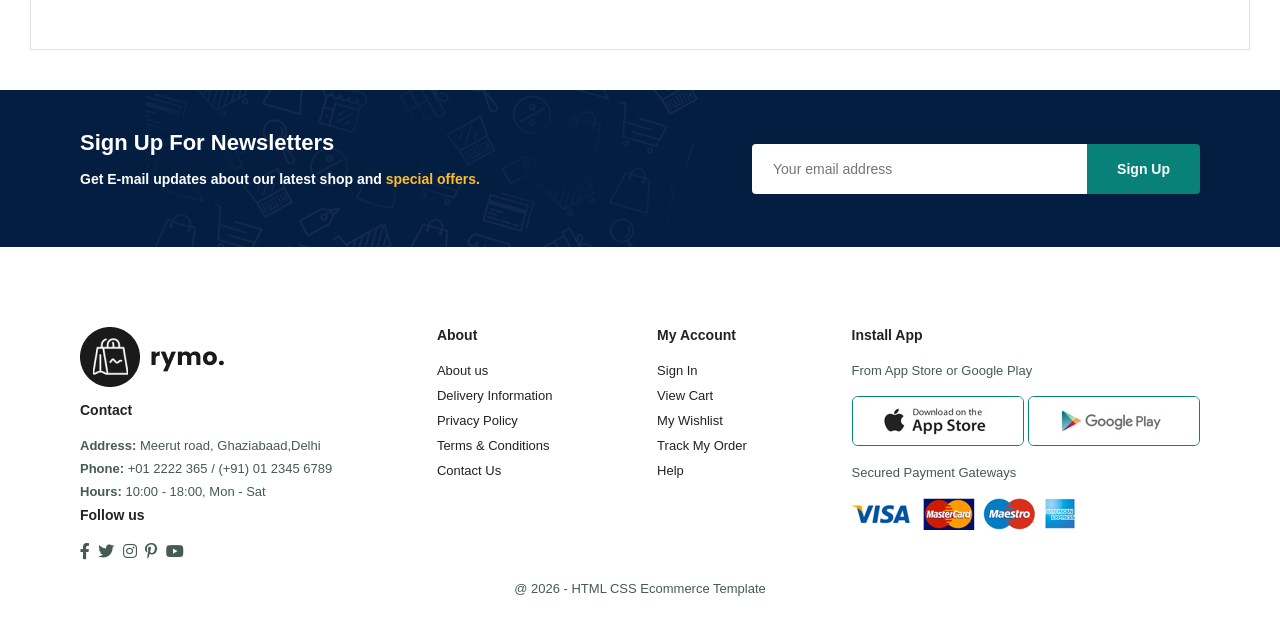
<file: contact.html>
<!DOCTYPE html>
<html lang="en">

    <head>
        <meta charset="UTF-8">
        <meta http-equiv="X-UA-Compatible" content="IE=edge">
        <meta name="viewport" content="width=device-width, initial-scale=1.0">
        <title>My-Ecommerce</title>
        <link rel="stylesheet" href="https://pro.fontawesome.com/releases/v5.10.0/css/all.css" />
        <link rel="stylesheet" href="https://pro.fontawesome.com/releases/v5.10.0/css/all.css" />

        <link rel="stylesheet" href="style.css">
    </head>

    <body>
        <section id="header">
            <a href="#"><img src="img/logo.png" alt=""></a>

            <div>
                <ul id="navbar">
                    <li><a href="index.html">Home</a></li>
                    <li><a href="shop.html">Shop</a></li>
                    <li><a href="blog.html">Blog</a></li>
                    <li><a href="about.html">About</a></li>
                    <li><a class="active" href="contact.html">Contact</a></li>
                   <li id="lg-bag"><a href="cart.html" class="cart-icon"><i class="fas fa-shopping-cart"></i><span id="cart-count">0</span></a></li>
                    <a href="#" id="close"><i class="fas fa-times"></i></a>
                </ul>
            </div>
            <div id="mobile">
                 <i id="bar" class="fas fa-outdent"></i>

                     <a href="cart.html" class="cart-icon"><i class="fas fa-shopping-cart"></i><span id="cart-count">0</span></a>
            </div>
        </section>

        <section id="page-header" class="about-header">
            <h2>#let's_talk </h2>
            <p>LEAVE A MESSAGE, We love to hear from you!</p>
        </section>

        <section id="contact-details" class="section-p1">
            <div class="details">
                <span>GET IN TOUCH</span>
                <h2>Visit one of our agency locations or contact us today</h2>
                <h3>Head Office</h3>
                <div>
                    <li>
                        <i class="fal fa-map"></i>
                        <p>Meerut road, Ghaziabaad, Delhi</p>
                    </li>
                    <li>
                        <i class="fas fa-phone-alt"></i>
                        <p>+01 2222 365 / (+91) 01 2345 6789</p>
                    </li>
                    <li>
                        <i class="fas fa-envelope"></i>
                        <p>support@myecommerce.com</p>
                    </li>
                    <li>
                        <i class="fas fa-clock"></i>
                        <p>10:00 - 18:00, Mon - Sat</p>
                    </li>
                </div>
            </div>
                <div class="map">
                    <iframe src="https://www.google.com/maps/embed?pb=!1m18!1m12!1m3!1d13991.042460771589!2d77.49554790000002!3d28.756563400000008!2m3!1f0!2f0!3f0!3m2!1i1024!2i768!4f13.1!3m3!1m2!1s0x390cf47204fb9241%3A0xd11ed4123c7691fe!2sKIET%20GROUP%20OF%20INSTITUTIONS%2C%20Shubh%20niwas%20Shivam%20vihar%2C%20near%20KIET%20GROUP%20OF%20INSTITUTIONS%2C%20Phase%20-%20I%2C%20Asalat%20Nagar%2C%20Muradnagar%2C%20Uttar%20Pradesh%20201206!5e0!3m2!1sen!2sin!4v1777723339915!5m2!1sen!2sin" width="600" height="450" style="border:0;" allowfullscreen="" loading="lazy" referrerpolicy="no-referrer-when-downgrade"></iframe>
                </div>
        </section>

        <section id="form-details">
            <form action="">
                <span>LEAVE A MESSAGE</span>
                <h2>We love to hear from you</h2>
                <input type="text" placeholder="Your Name">
                <input type="email" placeholder="E-mail">
                <input type="text" placeholder="Subject">
                <textarea name="" id="" cols="30" rows="10" placeholder="Your Message"></textarea>
                <button class="normal">Submit</button>
            </form>
            <div class="people">
                <div>
                    <img src="img/people/1.png" alt="">
                    <p><span>John Doe</span>Senior Marketing Manager<br> Phone: +91 22 2222 3765<br>Email: john.doe@myecommerce.com</p>
                </div>
                <div>
                    <img src="img/people/2.png" alt="">
                    <p><span>Willam Smith</span>Senior Marketing Manager<br> Phone: +91 01 2345 6789<br>Email: jane.doe@myecommerce.com</p>
                </div>
                <div>
                    <img src="img/people/3.png" alt="">
                    <p><span>Emma Stone</span>Senior Marketing Manager<br> Phone: +91 01 2345 6789<br>Email: jane.doe@myecommerce.com</p>
                </div>
            </div>
        </section>    

        <section id="newsletter" class="section-p1 section-m1">
            <div class="newstext">
                <h4>Sign Up For Newsletters</h4>
                <p>Get E-mail updates about our latest shop and <span>special offers.</span></p>
            </div>
            <div class="form">
                <input type="text" placeholder="Your email address">
                <button class="normal">Sign Up</button>
            </div>    
        </section>

        <footer class="section-p1">
            <div class="col">
                <img class="logo" src="img/logo.png" alt="">
                <h4>Contact</h4>
                <p><strong>Address: </strong> Meerut road, Ghaziabaad,Delhi</p>
                <p><strong>Phone: </strong> +01 2222 365 / (+91) 01 2345 6789</p>
                <p><strong>Hours: </strong> 10:00 - 18:00, Mon - Sat</p>
                <div class="follow">
                    <h4>Follow us</h4>
                    <div class="icon">
                        <i class="fab fa-facebook-f"></i>
                        <i class="fab fa-twitter"></i>
                        <i class="fab fa-instagram"></i>
                        <i class="fab fa-pinterest-p"></i>
                        <i class="fab fa-youtube"></i>
                    </div>
                </div>
            </div>

            <div class="col">
                <h4>About</h4>
                <a href="#">About us</a>
                <a href="#">Delivery Information</a>
                <a href="#">Privacy Policy</a>
                <a href="#">Terms & Conditions</a>
                <a href="#">Contact Us</a>
            </div>

            <div class="col">
                <h4>My Account</h4>
                <a href="#">Sign In</a>
                <a href="#">View Cart</a>
                <a href="#">My Wishlist</a>
                <a href="#">Track My Order</a>
                <a href="#">Help</a>
            </div>

            <div class="col install">
                <h4>Install App</h4>
                <p>From App Store or Google Play</p>
                <div class="row">
                    <img src="img/pay/app.jpg" alt="">
                    <img src="img/pay/play.jpg" alt="">
                </div>
                <p>Secured Payment Gateways</p>
                <img src="img/pay/pay.png" alt="">
            </div>

            <div class="copyright">
                <p>@ 2026 - HTML CSS Ecommerce Template</p>
            </div>
        </footer>


        <script src="script.js"></script>
        <div id="cart-toast">Item added to cart 🛒</div>
    </body>

</html>
</file>
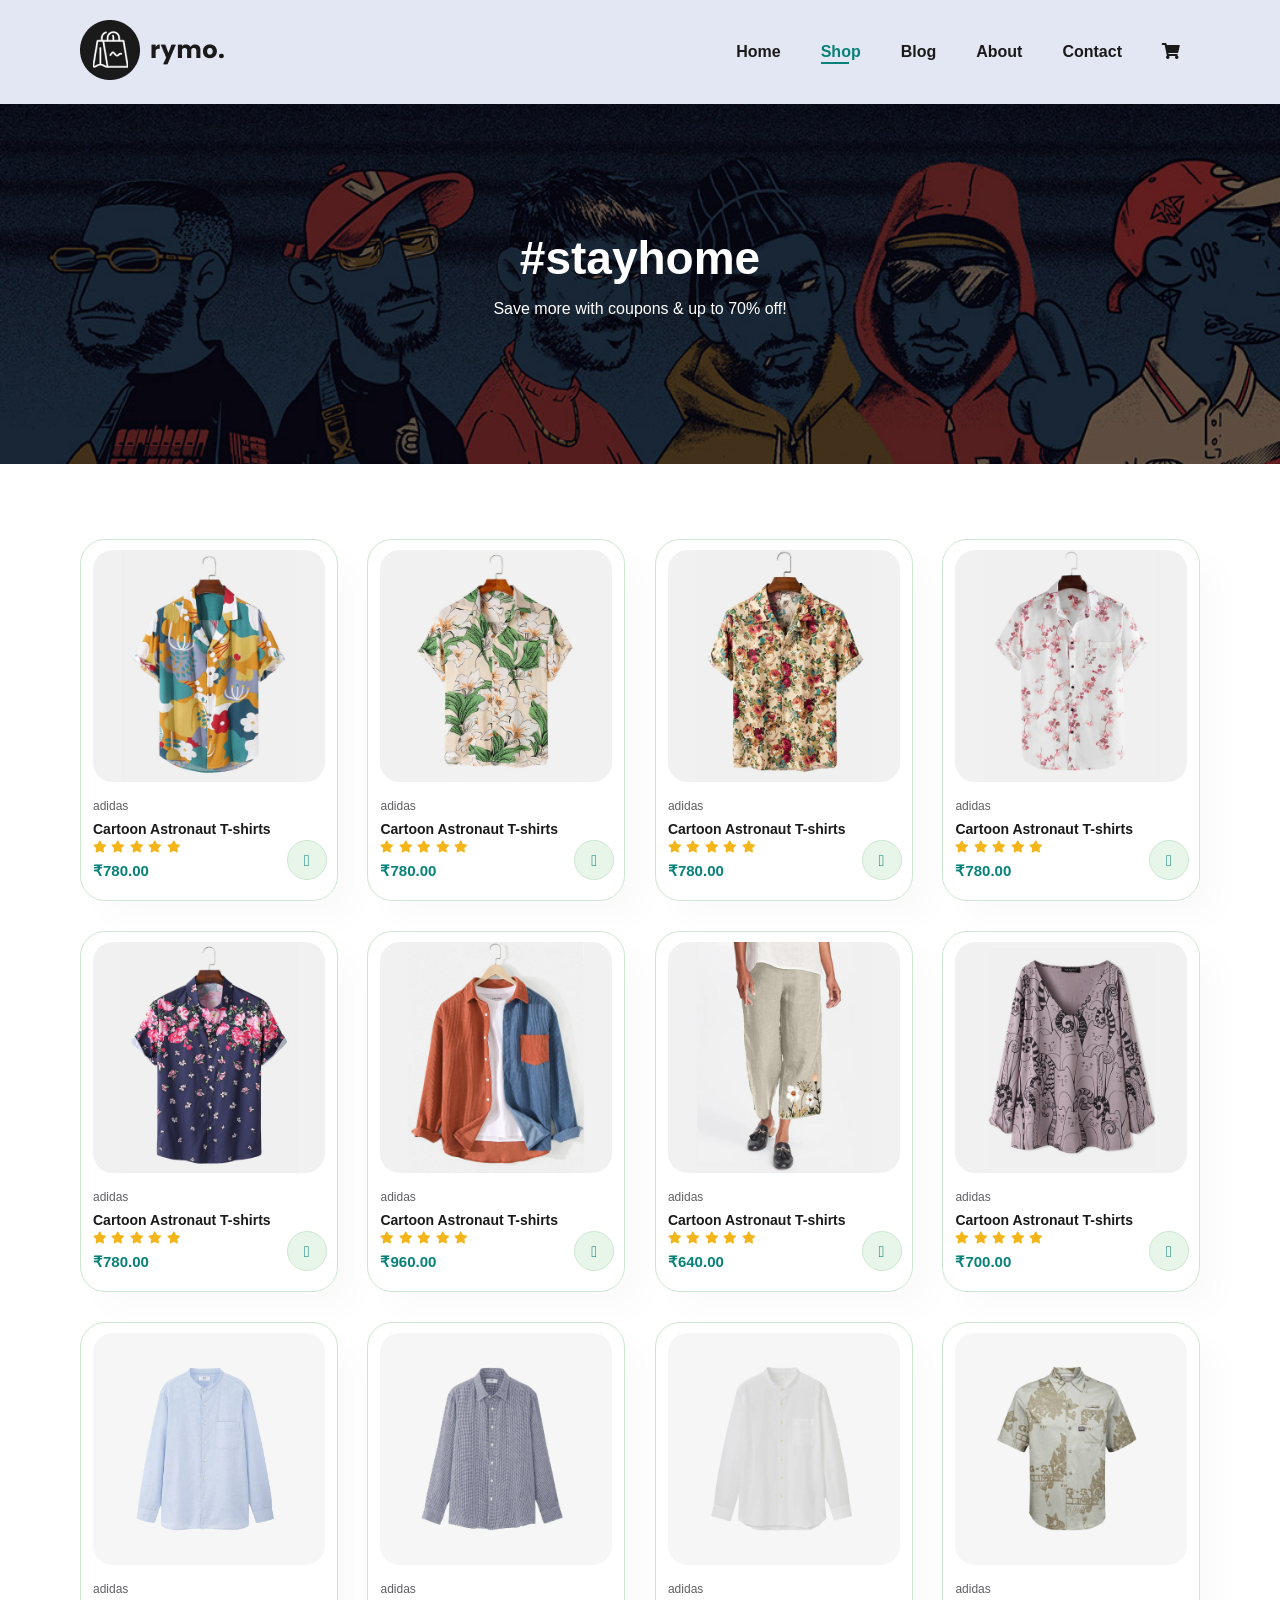
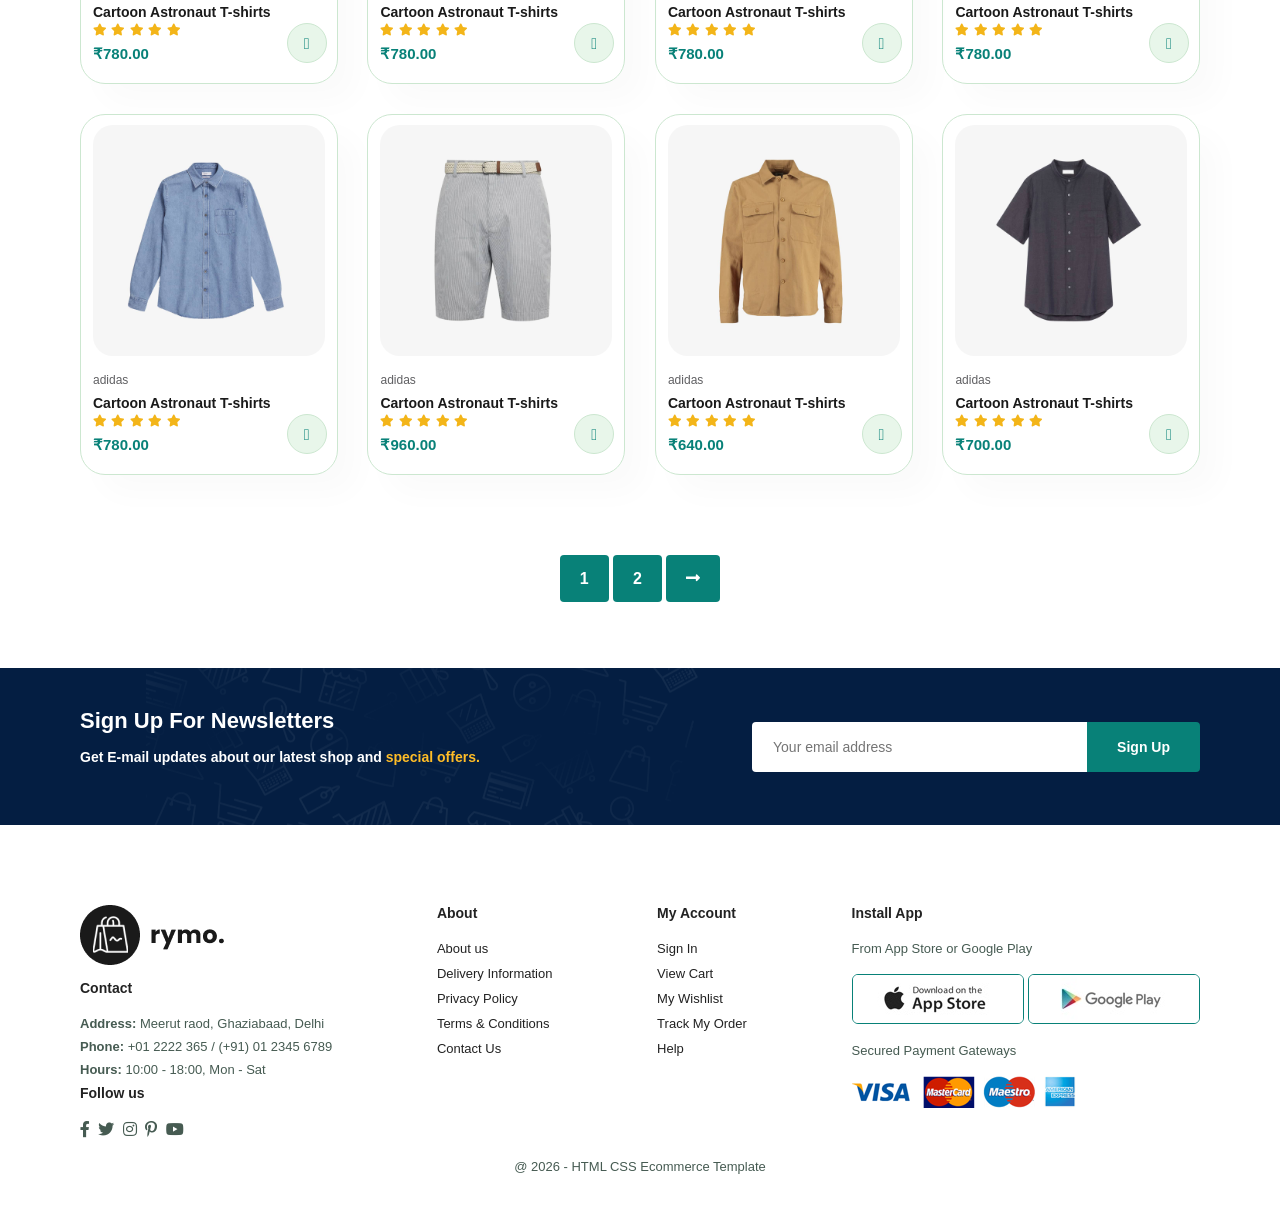
<file: shop.html>
<!DOCTYPE html>
<html lang="en">

    <head>
        <meta charset="UTF-8">
        <meta http-equiv="X-UA-Compatible" content="IE=edge">
        <meta name="viewport" content="width=device-width, initial-scale=1.0">
        <title>My-Ecommerce</title>
        <link rel="stylesheet" href="https://pro.fontawesome.com/releases/v5.10.0/css/all.css" />
        <link rel="stylesheet" href="https://pro.fontawesome.com/releases/v5.10.0/css/all.css" />

        <link rel="stylesheet" href="style.css">
    </head>

    <body>
        <section id="header">
            <a href="#"><img src="img/logo.png" alt=""></a>

            <div>
                <ul id="navbar">
                    <li><a href="index.html">Home</a></li>
                    <li><a class="active" href="shop.html">Shop</a></li>
                    <li><a href="blog.html">Blog</a></li>
                    <li><a href="about.html">About</a></li>
                    <li><a href="contact.html">Contact</a></li>
                    <li id="lg-bag"><a href="cart.html" class="cart-icon">
                        <i class="fas fa-shopping-cart"></i>
                        <span id="cart-count">0</span></a></li>
                    <a href="#" id="close"><i class="fas fa-times"></i></a>
                </ul>
            </div>
            <div id="mobile">
                <i id="bar" class="fas fa-outdent"></i>

                <a href="cart.html" class="cart-icon">
                    <i class="fas fa-shopping-cart"></i>
                    <span id="cart-count">0</span></a>
                </div>
        </section>

        <section id="page-header">
            <h2>#stayhome</h2>
            <p>Save more with coupons & up to 70% off! </p>
        </section>


        <section id="product1" class="section-p1">
            <div class="pro-container">
                <div class="pro">
                    <img src="img/products/f1.jpg" alt="">
                    <div class="des">
                        <span>adidas</span>
                        <h5>Cartoon Astronaut T-shirts</h5>
                        <div class="star">
                            <i class="fas fa-star"></i>
                            <i class="fas fa-star"></i>
                            <i class="fas fa-star"></i>
                            <i class="fas fa-star"></i>
                            <i class="fas fa-star"></i>
                        </div>
                        <h4>₹780.00</h4>
                    </div>
                    <a href="#"><i class="fal fa-shopping-cart cart"></i></a>
                </div>
                <div class="pro">
                    <img src="img/products/f2.jpg" alt="">
                    <div class="des">
                        <span>adidas</span>
                        <h5>Cartoon Astronaut T-shirts</h5>
                        <div class="star">
                            <i class="fas fa-star"></i>
                            <i class="fas fa-star"></i>
                            <i class="fas fa-star"></i>
                            <i class="fas fa-star"></i>
                            <i class="fas fa-star"></i>
                        </div>
                        <h4>₹780.00</h4>
                    </div>
                    <a href="#"><i class="fal fa-shopping-cart cart"></i></a>
                </div>
                <div class="pro">
                    <img src="img/products/f3.jpg" alt="">
                    <div class="des">
                        <span>adidas</span>
                        <h5>Cartoon Astronaut T-shirts</h5>
                        <div class="star">
                            <i class="fas fa-star"></i>
                            <i class="fas fa-star"></i>
                            <i class="fas fa-star"></i>
                            <i class="fas fa-star"></i>
                            <i class="fas fa-star"></i>
                        </div>
                        <h4>₹780.00</h4>
                    </div>
                    <a href="#"><i class="fal fa-shopping-cart cart"></i></a>
                </div>
                <div class="pro">
                    <img src="img/products/f4.jpg" alt="">
                    <div class="des">
                        <span>adidas</span>
                        <h5>Cartoon Astronaut T-shirts</h5>
                        <div class="star">
                            <i class="fas fa-star"></i>
                            <i class="fas fa-star"></i>
                            <i class="fas fa-star"></i>
                            <i class="fas fa-star"></i>
                            <i class="fas fa-star"></i>
                        </div>
                        <h4>₹780.00</h4>
                    </div>
                    <a href="#"><i class="fal fa-shopping-cart cart"></i></a>
                </div>
                <div class="pro">
                    <img src="img/products/f5.jpg" alt="">
                    <div class="des">
                        <span>adidas</span>
                        <h5>Cartoon Astronaut T-shirts</h5>
                        <div class="star">
                            <i class="fas fa-star"></i>
                            <i class="fas fa-star"></i>
                            <i class="fas fa-star"></i>
                            <i class="fas fa-star"></i>
                            <i class="fas fa-star"></i>
                        </div>
                        <h4>₹780.00</h4>
                    </div>
                    <a href="#"><i class="fal fa-shopping-cart cart"></i></a>
                </div>
                <div class="pro">
                    <img src="img/products/f6.jpg" alt="">
                    <div class="des">
                        <span>adidas</span>
                        <h5>Cartoon Astronaut T-shirts</h5>
                        <div class="star">
                            <i class="fas fa-star"></i>
                            <i class="fas fa-star"></i>
                            <i class="fas fa-star"></i>
                            <i class="fas fa-star"></i>
                            <i class="fas fa-star"></i>
                        </div>
                        <h4>₹960.00</h4>
                    </div>
                    <a href="#"><i class="fal fa-shopping-cart cart"></i></a>
                </div>
                <div class="pro">
                    <img src="img/products/f7.jpg" alt="">
                    <div class="des">
                        <span>adidas</span>
                        <h5>Cartoon Astronaut T-shirts</h5>
                        <div class="star">
                            <i class="fas fa-star"></i>
                            <i class="fas fa-star"></i>
                            <i class="fas fa-star"></i>
                            <i class="fas fa-star"></i>
                            <i class="fas fa-star"></i>
                        </div>
                        <h4>₹640.00</h4>
                    </div>
                    <a href="#"><i class="fal fa-shopping-cart cart"></i></a>
                </div>
                <div class="pro">
                    <img src="img/products/f8.jpg" alt="">
                    <div class="des">
                        <span>adidas</span>
                        <h5>Cartoon Astronaut T-shirts</h5>
                        <div class="star">
                            <i class="fas fa-star"></i>
                            <i class="fas fa-star"></i>
                            <i class="fas fa-star"></i>
                            <i class="fas fa-star"></i>
                            <i class="fas fa-star"></i>
                        </div>
                        <h4>₹700.00</h4>
                    </div>
                    <a href="#"><i class="fal fa-shopping-cart cart"></i></a>
                </div>
                <div class="pro">
                    <img src="img/products/n1.jpg" alt="">
                    <div class="des">
                        <span>adidas</span>
                        <h5>Cartoon Astronaut T-shirts</h5>
                        <div class="star">
                            <i class="fas fa-star"></i>
                            <i class="fas fa-star"></i>
                            <i class="fas fa-star"></i>
                            <i class="fas fa-star"></i>
                            <i class="fas fa-star"></i>
                        </div>
                        <h4>₹780.00</h4>
                    </div>
                    <a href="#"><i class="fal fa-shopping-cart cart"></i></a>
                </div>
                <div class="pro">
                    <img src="img/products/n2.jpg" alt="">
                    <div class="des">
                        <span>adidas</span>
                        <h5>Cartoon Astronaut T-shirts</h5>
                        <div class="star">
                            <i class="fas fa-star"></i>
                            <i class="fas fa-star"></i>
                            <i class="fas fa-star"></i>
                            <i class="fas fa-star"></i>
                            <i class="fas fa-star"></i>
                        </div>
                        <h4>₹780.00</h4>
                    </div>
                    <a href="#"><i class="fal fa-shopping-cart cart"></i></a>
                </div>
                <div class="pro">
                    <img src="img/products/n3.jpg" alt="">
                    <div class="des">
                        <span>adidas</span>
                        <h5>Cartoon Astronaut T-shirts</h5>
                        <div class="star">
                            <i class="fas fa-star"></i>
                            <i class="fas fa-star"></i>
                            <i class="fas fa-star"></i>
                            <i class="fas fa-star"></i>
                            <i class="fas fa-star"></i>
                        </div>
                        <h4>₹780.00</h4>
                    </div>
                    <a href="#"><i class="fal fa-shopping-cart cart"></i></a>
                </div>
                <div class="pro">
                    <img src="img/products/n4.jpg" alt="">
                    <div class="des">
                        <span>adidas</span>
                        <h5>Cartoon Astronaut T-shirts</h5>
                        <div class="star">
                            <i class="fas fa-star"></i>
                            <i class="fas fa-star"></i>
                            <i class="fas fa-star"></i>
                            <i class="fas fa-star"></i>
                            <i class="fas fa-star"></i>
                        </div>
                        <h4>₹780.00</h4>
                    </div>
                    <a href="#"><i class="fal fa-shopping-cart cart"></i></a>
                </div>
                <div class="pro">
                    <img src="img/products/n5.jpg" alt="">
                    <div class="des">
                        <span>adidas</span>
                        <h5>Cartoon Astronaut T-shirts</h5>
                        <div class="star">
                            <i class="fas fa-star"></i>
                            <i class="fas fa-star"></i>
                            <i class="fas fa-star"></i>
                            <i class="fas fa-star"></i>
                            <i class="fas fa-star"></i>
                        </div>
                        <h4>₹780.00</h4>
                    </div>
                    <a href="#"><i class="fal fa-shopping-cart cart"></i></a>
                </div>
                <div class="pro">
                    <img src="img/products/n6.jpg" alt="">
                    <div class="des">
                        <span>adidas</span>
                        <h5>Cartoon Astronaut T-shirts</h5>
                        <div class="star">
                            <i class="fas fa-star"></i>
                            <i class="fas fa-star"></i>
                            <i class="fas fa-star"></i>
                            <i class="fas fa-star"></i>
                            <i class="fas fa-star"></i>
                        </div>
                        <h4>₹960.00</h4>
                    </div>
                    <a href="#"><i class="fal fa-shopping-cart cart"></i></a>
                </div>
                <div class="pro">
                    <img src="img/products/n7.jpg" alt="">
                    <div class="des">
                        <span>adidas</span>
                        <h5>Cartoon Astronaut T-shirts</h5>
                        <div class="star">
                            <i class="fas fa-star"></i>
                            <i class="fas fa-star"></i>
                            <i class="fas fa-star"></i>
                            <i class="fas fa-star"></i>
                            <i class="fas fa-star"></i>
                        </div>
                        <h4>₹640.00</h4>
                    </div>
                    <a href="#"><i class="fal fa-shopping-cart cart"></i></a>
                </div>
                <div class="pro">
                    <img src="img/products/n8.jpg" alt="">
                    <div class="des">
                        <span>adidas</span>
                        <h5>Cartoon Astronaut T-shirts</h5>
                        <div class="star">
                            <i class="fas fa-star"></i>
                            <i class="fas fa-star"></i>
                            <i class="fas fa-star"></i>
                            <i class="fas fa-star"></i>
                            <i class="fas fa-star"></i>
                        </div>
                        <h4>₹700.00</h4>
                    </div>
                    <a href="#"><i class="fal fa-shopping-cart cart"></i></a>
                </div>
            </div>
        </section>


        <section id="pagination" class="section-p1">
            <a href="#">1</a>
            <a href="#">2</a>
            <a href="#"><i class="fas fa-long-arrow-alt-right"></i></a>
        </section>
  

        <section id="newsletter" class="section-p1 section-m1">
            <div class="newstext">
                <h4>Sign Up For Newsletters</h4>
                <p>Get E-mail updates about our latest shop and <span>special offers.</span></p>
            </div>
            <div class="form">
                <input type="text" placeholder="Your email address">
                <button class="normal">Sign Up</button>
            </div>    
        </section>

        <footer class="section-p1">
            <div class="col">
                <img class="logo" src="img/logo.png" alt="">
                <h4>Contact</h4>
                <p><strong>Address: </strong> Meerut raod, Ghaziabaad, Delhi</p>
                <p><strong>Phone: </strong> +01 2222 365 / (+91) 01 2345 6789</p>
                <p><strong>Hours: </strong> 10:00 - 18:00, Mon - Sat</p>
                <div class="follow">
                    <h4>Follow us</h4>
                    <div class="icon">
                        <i class="fab fa-facebook-f"></i>
                        <i class="fab fa-twitter"></i>
                        <i class="fab fa-instagram"></i>
                        <i class="fab fa-pinterest-p"></i>
                        <i class="fab fa-youtube"></i>
                    </div>
                </div>
            </div>

            <div class="col">
                <h4>About</h4>
                <a href="#">About us</a>
                <a href="#">Delivery Information</a>
                <a href="#">Privacy Policy</a>
                <a href="#">Terms & Conditions</a>
                <a href="#">Contact Us</a>
            </div>

            <div class="col">
                <h4>My Account</h4>
                <a href="#">Sign In</a>
                <a href="#">View Cart</a>
                <a href="#">My Wishlist</a>
                <a href="#">Track My Order</a>
                <a href="#">Help</a>
            </div>

            <div class="col install">
                <h4>Install App</h4>
                <p>From App Store or Google Play</p>
                <div class="row">
                    <img src="img/pay/app.jpg" alt="">
                    <img src="img/pay/play.jpg" alt="">
                </div>
                <p>Secured Payment Gateways</p>
                <img src="img/pay/pay.png" alt="">
            </div>

            <div class="copyright">
                <p>@ 2026 - HTML CSS Ecommerce Template</p>
            </div>
        </footer>


        <script src="script.js"></script>
        <div id="cart-toast">Item added to cart 🛒</div>
    </body>

</html>
</file>
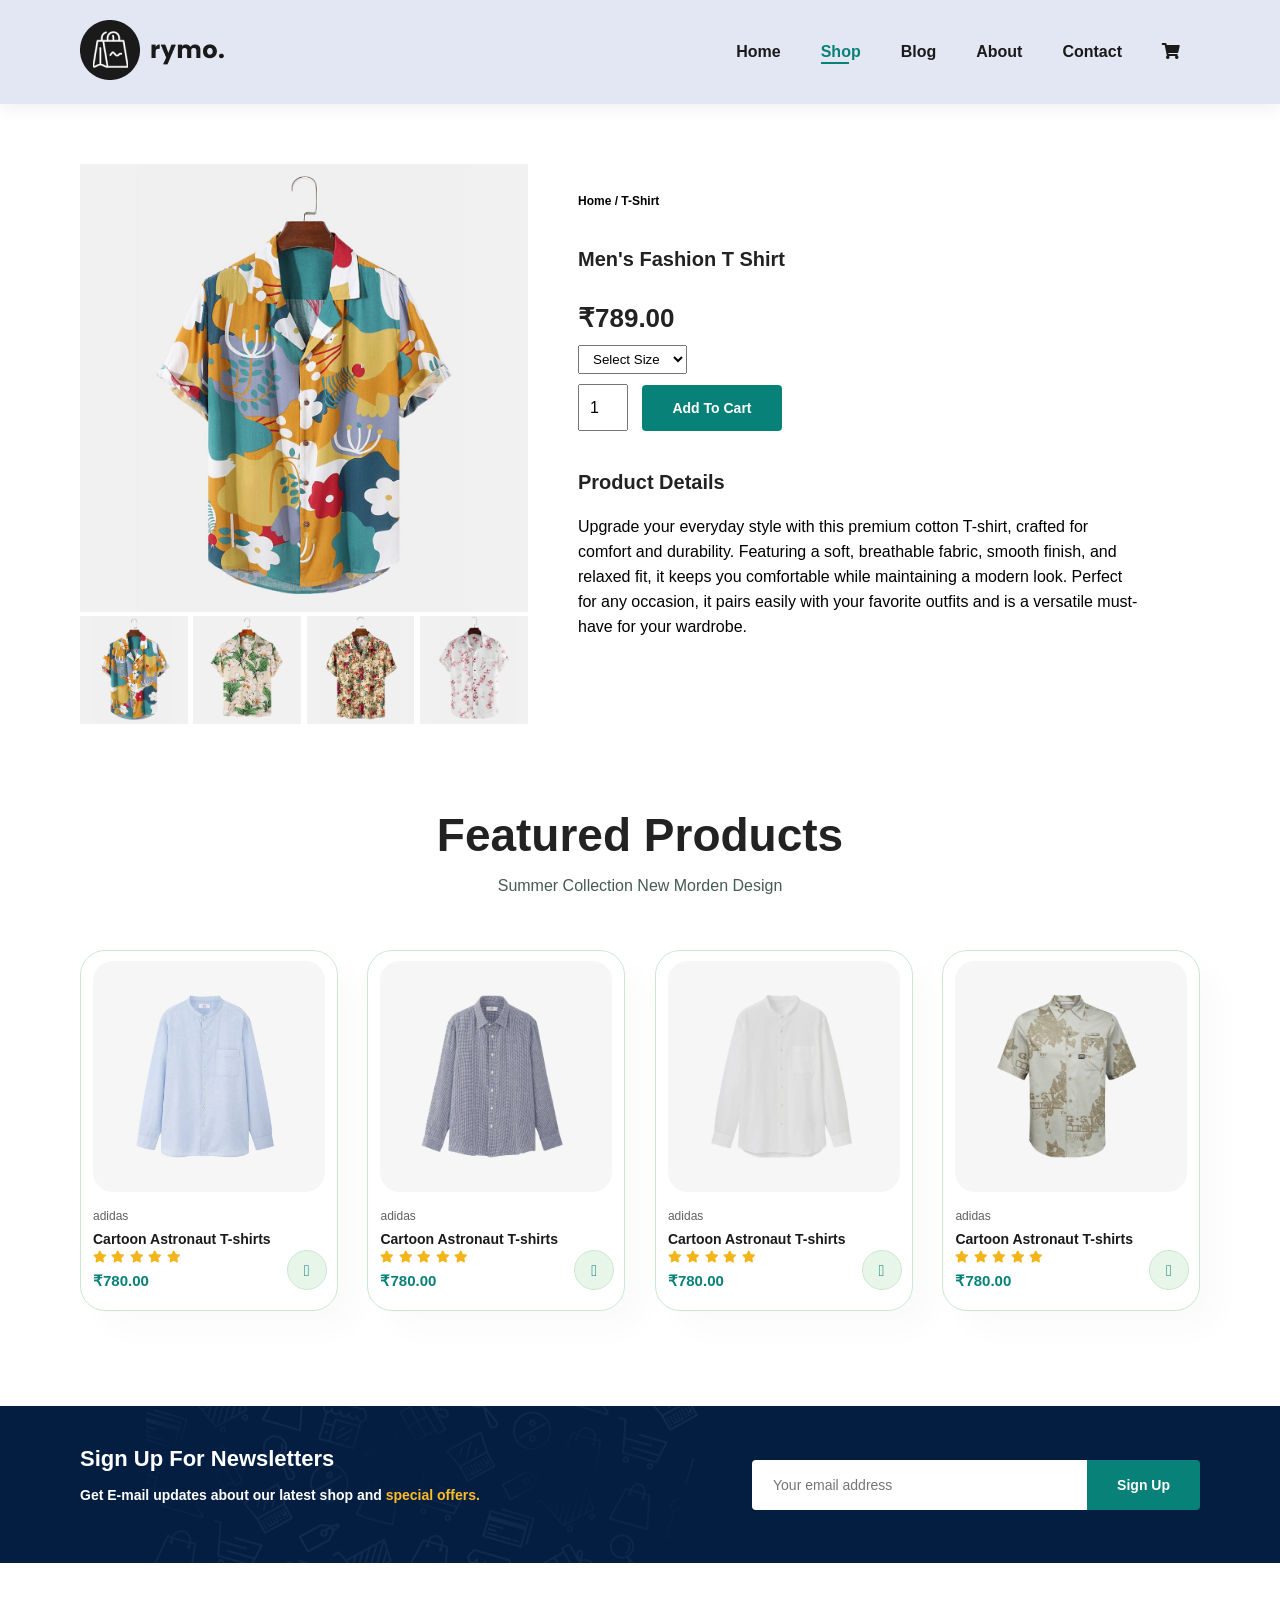
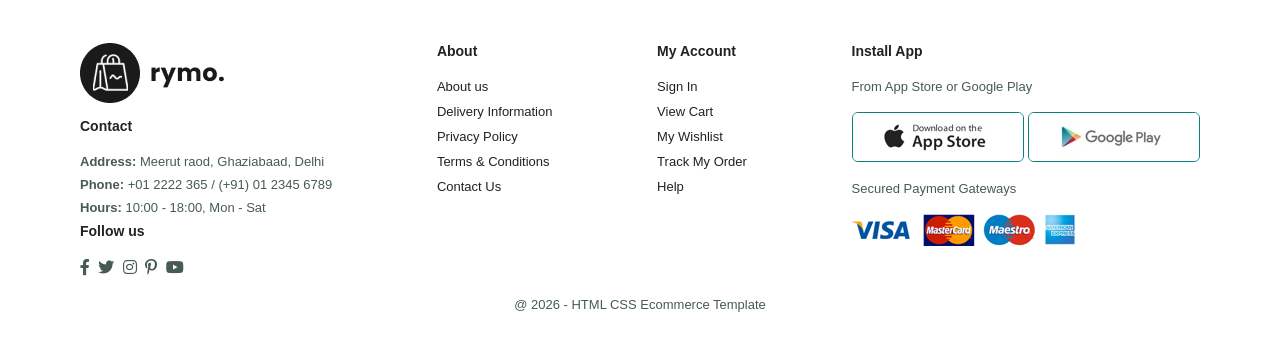
<file: sproduct.html>
<!DOCTYPE html>
<html lang="en">

    <head>
        <meta charset="UTF-8">
        <meta http-equiv="X-UA-Compatible" content="IE=edge">
        <meta name="viewport" content="width=device-width, initial-scale=1.0">
        <title>My-Ecommerce</title>
        <link rel="stylesheet" href="https://pro.fontawesome.com/releases/v5.10.0/css/all.css" />
        <link rel="stylesheet" href="https://pro.fontawesome.com/releases/v5.10.0/css/all.css" />

        <link rel="stylesheet" href="style.css">
    </head>

    <body>
        <section id="header">
            <a href="#"><img src="img/logo.png" alt=""></a>

            <div>
                <ul id="navbar">
                    <li><a href="index.html">Home</a></li>
                    <li><a class="active" href="shop.html">Shop</a></li>
                    <li><a href="blog.html">Blog</a></li>
                    <li><a href="about.html">About</a></li>
                    <li><a href="contact.html">Contact</a></li>
                    <li id="lg-bag"><a href="cart.html"><i class="fas fa-shopping-cart"></i></a></li>
                    <a href="#" id="close"><i class="fas fa-times"></i></a>
                </ul>
            </div>
            <div id="mobile">
                <i id="bar" class="fas fa-outdent"></i>
                <a href="cart.html"><i class="fas fa-shopping-cart"></i></a>
            </div>
        </section>

        <section id="prodetails" class="section-p1">
            <div class="single-pro-image">
                <img src="img/products/f1.jpg" width="100%" id="MainImg" alt="">
                <div class="small-img-group">
                    <div class="small-img-col">
                        <img src="img/products/f1.jpg" width="100%" class="small-img" alt="">
                    </div>
                    <div class="small-img-col">
                        <img src="img/products/f2.jpg" width="100%" class="small-img" alt="">
                    </div>
                    <div class="small-img-col">
                        <img src="img/products/f3.jpg" width="100%" class="small-img" alt="">
                    </div>
                    <div class="small-img-col">
                        <img src="img/products/f4.jpg" width="100%" class="small-img" alt="">
                    </div>
                </div>
            </div>

            <div class="single-pro-details">
                <h6>Home / T-Shirt</h6>
                <h4>Men's Fashion T Shirt</h4>
                <h2>₹789.00</h2>
                <select>
                    <option>Select Size</option>
                    <option>XXL</option>
                    <option>XL</option>
                    <option>Large</option>
                    <option>Medium</option>
                    <option>Small</option>
                </select>
                <input type="number" value="1">
                <button class="normal">Add To Cart</button>

                <h4>Product Details</h4>
                <span>Upgrade your everyday style with this premium cotton T-shirt, crafted for comfort and durability. Featuring a soft, breathable fabric, smooth finish, and relaxed fit, it keeps you comfortable while maintaining a modern look. Perfect for any occasion, it pairs easily with your favorite outfits and is a versatile must-have for your wardrobe.</span>
            </div>
        </section>

        <section id="product1" class="section-p1">
            <h2>Featured Products</h2>
            <p>Summer Collection New Morden Design</p>
            <div class="pro-container">
                <div class="pro">
                    <img src="img/products/n1.jpg" alt="">
                    <div class="des">
                        <span>adidas</span>
                        <h5>Cartoon Astronaut T-shirts</h5>
                        <div class="star">
                            <i class="fas fa-star"></i>
                            <i class="fas fa-star"></i>
                            <i class="fas fa-star"></i>
                            <i class="fas fa-star"></i>
                            <i class="fas fa-star"></i>
                        </div>
                        <h4>₹780.00</h4>
                    </div>
                    <a href="#"><i class="fal fa-shopping-cart cart"></i></a>
                </div>
                <div class="pro">
                    <img src="img/products/n2.jpg" alt="">
                    <div class="des">
                        <span>adidas</span>
                        <h5>Cartoon Astronaut T-shirts</h5>
                        <div class="star">
                            <i class="fas fa-star"></i>
                            <i class="fas fa-star"></i>
                            <i class="fas fa-star"></i>
                            <i class="fas fa-star"></i>
                            <i class="fas fa-star"></i>
                        </div>
                        <h4>₹780.00</h4>
                    </div>
                    <a href="#"><i class="fal fa-shopping-cart cart"></i></a>
                </div>
                <div class="pro">
                    <img src="img/products/n3.jpg" alt="">
                    <div class="des">
                        <span>adidas</span>
                        <h5>Cartoon Astronaut T-shirts</h5>
                        <div class="star">
                            <i class="fas fa-star"></i>
                            <i class="fas fa-star"></i>
                            <i class="fas fa-star"></i>
                            <i class="fas fa-star"></i>
                            <i class="fas fa-star"></i>
                        </div>
                        <h4>₹780.00</h4>
                    </div>
                    <a href="#"><i class="fal fa-shopping-cart cart"></i></a>
                </div>
                <div class="pro">
                    <img src="img/products/n4.jpg" alt="">
                    <div class="des">
                        <span>adidas</span>
                        <h5>Cartoon Astronaut T-shirts</h5>
                        <div class="star">
                            <i class="fas fa-star"></i>
                            <i class="fas fa-star"></i>
                            <i class="fas fa-star"></i>
                            <i class="fas fa-star"></i>
                            <i class="fas fa-star"></i>
                        </div>
                        <h4>₹780.00</h4>
                    </div>
                    <a href="#"><i class="fal fa-shopping-cart cart"></i></a>
                </div>
            </div>
        </section>

  

        <section id="newsletter" class="section-p1 section-m1">
            <div class="newstext">
                <h4>Sign Up For Newsletters</h4>
                <p>Get E-mail updates about our latest shop and <span>special offers.</span></p>
            </div>
            <div class="form">
                <input type="text" placeholder="Your email address">
                <button class="normal">Sign Up</button>
            </div>    
        </section>

        <footer class="section-p1">
            <div class="col">
                <img class="logo" src="img/logo.png" alt="">
                <h4>Contact</h4>
                <p><strong>Address: </strong> Meerut raod, Ghaziabaad, Delhi</p>
                <p><strong>Phone: </strong> +01 2222 365 / (+91) 01 2345 6789</p>
                <p><strong>Hours: </strong> 10:00 - 18:00, Mon - Sat</p>
                <div class="follow">
                    <h4>Follow us</h4>
                    <div class="icon">
                        <i class="fab fa-facebook-f"></i>
                        <i class="fab fa-twitter"></i>
                        <i class="fab fa-instagram"></i>
                        <i class="fab fa-pinterest-p"></i>
                        <i class="fab fa-youtube"></i>
                    </div>
                </div>
            </div>

            <div class="col">
                <h4>About</h4>
                <a href="#">About us</a>
                <a href="#">Delivery Information</a>
                <a href="#">Privacy Policy</a>
                <a href="#">Terms & Conditions</a>
                <a href="#">Contact Us</a>
            </div>

            <div class="col">
                <h4>My Account</h4>
                <a href="#">Sign In</a>
                <a href="#">View Cart</a>
                <a href="#">My Wishlist</a>
                <a href="#">Track My Order</a>
                <a href="#">Help</a>
            </div>

            <div class="col install">
                <h4>Install App</h4>
                <p>From App Store or Google Play</p>
                <div class="row">
                    <img src="img/pay/app.jpg" alt="">
                    <img src="img/pay/play.jpg" alt="">
                </div>
                <p>Secured Payment Gateways</p>
                <img src="img/pay/pay.png" alt="">
            </div>

            <div class="copyright">
                <p>@ 2026 - HTML CSS Ecommerce Template</p>
            </div>
        </footer>

        <script>
            var MainImg = document.getElementById("MainImg");
            var smallimg = document.getElementsByClassName("small-img");

            smallimg[0].onclick = function() {
                MainImg.src = smallimg[0].src;
            }
            smallimg[1].onclick = function() {
                MainImg.src = smallimg[1].src;
            }
            smallimg[2].onclick = function() {
                MainImg.src = smallimg[2].src;
            }
            smallimg[3].onclick = function() {
                MainImg.src = smallimg[3].src;
            }
        </script>


        <script src="script.js"></script>
    </body>

</html>
</file>
<file: style.css>
@import url('https://fonts.googleapis.com/css2?family=League+Spartan:wght@100;200;300;400;500;600;700;800;900&display=swap');
* {
  margin: 0;
  padding: 0;
  box-sizing: border-box;
  font-family: "Spartan", sans-serif;
}

html {
  scroll-behavior: smooth;
}


h1 {
  font-size: 50px;
  line-height: 64px;
  color: #222;
}

h2 {
  font-size: 46px;
  line-height: 54px;
  color: #222;
}

h4 {
  font-size: 20px;
  color: #222;
}

h6 {
  font-weight: 700;
  font-size: 12px;
}

p {
  font-size: 16px;
  color: #465b52;
  margin: 15px 0 20px 0;
}

.section-p1 {
  padding: 40px 80px;
}

.section-m1 {
  margin: 40px 0;
}

button.normal {
  font-size: 14px;
  font-weight: 600;
  padding: 15px 30px;
  color: #000;
  background-color: #fff;
  border-radius: 4px;
  cursor: pointer;
  border: none;
  outline: none;
  transition: 0.2s;
}

button.white {
  font-size: 13px;
  font-weight: 600;
  padding: 11px 18px;
  color: #fff;
  background-color: transparent;
  cursor: pointer;
  border: 1px solid #fff;
  outline: none;
  transition: 0.2s;
}

body {
  width: 100%;
}


#header {
  display: flex;
  justify-content: space-between;
  align-items: center;
  padding: 20px 80px;
  background: #E3E6F3;
  box-shadow: 0 5px 15px rgba(0,0,0,0.06);
  z-index: 999;
  position: sticky;
  top: 0;
  left: 0;
}

/* #header img {
  width: 80px;
  height: auto;
} */


#navbar {
  display: flex;
  align-items: center;
}

#navbar li {
  list-style: none;
  padding: 0 20px;
}


#navbar li a {
  text-decoration: none;
  font-size: 16px;
  font-weight: 600;
  color: #1a1a1a;
  position: relative;
  transition: color 0.3s ease;
}

#navbar li a:hover,
#navbar li a.active {
  color: #088178;
}


#navbar li a::after {
  content: "";
  width: 0;
  height: 2px;
  background: #088178;
  position: absolute;
  bottom: -4px;
  left: 0;
  transition: width 0.3s ease;
}


#navbar li a:hover::after {
  width: 70%;
}

#mobile {
  display: none;
  align-items: center;
}

#close {
  display: none;
}


#navbar li a.active::after {
  width: 70%;
  transition: none;
}

#hero{
  background-image: url("img/hero4.png");
  height: 90vh;
  width: 100%;
  background-size: cover;
  background-position: top 25% right 0; 
  padding: 0 80px;
  display: flex;
  flex-direction: column;
  align-items: flex-start;
  justify-content: center;  
}

#hero h4{
  padding: 15px;
}

#hero h1{
color: #088178;
}

#hero button{
  background-image: url("img/button.png");
  background-color: transparent;
  color: #088178;
  border: 0;
  padding: 14px 80px 14px 65px;
  background-repeat: no-repeat;
  cursor: pointer;
  font-weight: 700;
  font-size: 15px;
}

#feature{
  display: flex;
  align-items: center;
  justify-content: space-between;
  flex-wrap:wrap;
}

#feature .fe-box{
  width: 180px;
  text-align: center;
  padding: 25px 15px;
  box-shadow: 20px 20px 34px rgba( 0, 0, 0,0.03);
  border: 1px solid #cce7d0;
  border-radius: 4px;
  margin: 15px 0;
}

#feature .fe-box:hover{
  box-shadow: 10px 10px 54px rgba(70,62,221,0.1);
}

#feature .fe-box img{
  width: 100%;
  margin-bottom: 10px;
}

#feature .fe-box h6{
  display: inline-block;
  padding: 9px 8px 6px 8px;
  background-color: #fddde4;
  line-height: 1;
  border-radius: 4px;
}

#feature .fe-box:nth-child(2) h6{
  background-color: #cdebbc;
}

#feature .fe-box:nth-child(3) h6{
  background-color: #d1e8f2;
}

#feature .fe-box:nth-child(4) h6{
  background-color: #cdd4f8;
}

#feature .fe-box:nth-child(5) h6{
  background-color: #f6dbf6;
}

#feature .fe-box:nth-child(6 ) h6{
  background-color: #fff2e5;
}


#feature .fe-box img{
  width: 100%;
  margin-bottom: 10px;

}
#product1 {
  text-align: center;
}
#product1 .pro-container {
  display: flex;
  justify-content: space-between;
  padding-top: 20px;
  flex-wrap: wrap;
}

#product1 .pro {
  width: 23%;
  min-width: 250px;
  padding: 10px 12px;
  border: 1px solid #cce7d0;
  border-radius: 25px;
  cursor: pointer;
  box-shadow: 20px 20px 30px rgba(0,0,0,0.02);
  margin: 15px 0;
  transition: 0.2s ease;
  position: relative;
}

#product1 .pro:hover {
  box-shadow: 20px 20px 30px rgba(0,0,0,0.06);
}

#product1 .pro img {
  width: 100%;
  border-radius: 20px;
}

#product1 .pro .des{
  text-align: start;
  padding: 10px 0;
}

#product1 .pro .des span{
  color: #606063;
  font-size: 12px;
}
#product1 .pro .des h5{
  padding-top: 7px;
  color: #1a1a1a;
  font-size: 14px;
}

#product1 .pro .des i{
  font-size: 12px;
  color: rgb(243, 181, 25);
}
#product1 .pro .des h4{
  padding-top: 7px;
  font-size: 15px;
  font-weight: 700;
  color: #088178;
}

#product1 .pro .cart{
  width: 40px;
  height: 40px;
  line-height: 40px;
  border-radius: 50px;
  background-color: #e8f6ea;
  font-weight: 500;
  color: #088178;
  border: 1px solid #cce7d0;
  position: absolute;
  bottom: 20px;
  right: 10px;
}

#banner{
  display: flex;
  flex-direction: column;
  justify-content: center;
  align-items: center;
  text-align: center;
  background-image: url("img/banner/b2.jpg");
  width: 100%;
  height: 40vh;
  background-size: cover;
  background-position: center;
}

#banner h4{
  color: #fff;
  font-size: 30px;
}

#banner h2{
  color: #fff;
  font-size: 30px;
  padding: 10px 0;
}

#banner h2 span{
  color: #ef3636;
}

#banner button:hover{
  background: #088178;
  color: #fff;
}

#sm-banner{
  display: flex;
  justify-content: space-between;
  flex-wrap: wrap;
}

#sm-banner .banner-box{
  display: flex;
  flex-direction: column;
  justify-content: center;
  align-items: flex-start;
  text-align: center;
  background-image: url("img/banner/b17.jpg");
  width: 49%;  
  min-width: 580px;
  height: 50vh;
  background-size: cover;
  background-position: center;
  padding: 30px;
}
#sm-banner .banner-box2{
  background-image: url("img/banner/b10.jpg");
}

#sm-banner h4{
  color: #fff;
  font-size: 20px;
  font-weight: 300;
}
  
#sm-banner h2{
  color: #fff;
  font-size: 28px;
  font-weight: 800;
}

#sm-banner span{
  color: #fff;
  font-size: 14px;
  font-weight: 500;
  padding-bottom: 15px;
}

#sm-banner .banner-box:hover button{
  background: #088178;
  border: 1px solid #088178;
}

#banner3{
  display: flex;
  justify-content: space-between;
  flex-wrap: wrap;
  padding: 0 80px;
}

#banner3 .banner-box{
  display: flex;
  flex-direction: column;
  justify-content: center;
  align-items: flex-start;
  text-align: center;
  background-image: url("img/banner/b7.jpg");
  /* width: 49%;   */
  min-width: 30%;
  height: 30vh;
  background-size: cover;
  background-position: center;
  padding: 20px;
  margin-bottom: 20px;
}

#banner3 .banner-box2{
  background-image: url("img/banner/b4.jpg");
}

#banner3 .banner-box3{
  background-image: url("img/banner/b18.jpg");
}

#banner3 h2{
  color: #fff;
  font-weight: 900;
  font-size: 22px;
}

#banner3 h3{
  color: #ec544e;
  font-weight: 800;
  font-size: 15px;
}

#newsletter{
  display: flex;
  justify-content: space-between;
  flex-wrap: wrap;
  align-items: center;
  background-image: url("img/banner/b14.png");
  background-repeat: no-repeat;
  background-position: 20% 30%;
  background-color: #041e42;
}

#newsletter h4{
  color: #fff;
  font-size: 22px;
  font-weight: 700;
}

#newsletter p{
  color: #fff;
  font-size: 14px;
  font-weight: 600;
}

#newsletter p span {
  color: #ffbd27;
}

#newsletter .form{
  display: flex;
  width: 40%;
}

#newsletter input{
  height: 3.125rem;
  padding: 0 1.25rem;
  font-size: 14px;
  width: 100%;
  border: 1px solid transparent;
  border-radius: 4px;
  outline: none;
  border-top-right-radius: 0;
  border-bottom-right-radius: 0;
}

#newsletter button{
  background-color: #088178;
  color: #fff;
  white-space: nowrap;
  border-top-left-radius: 0;
  border-bottom-left-radius: 0;
}

footer {
  display: flex;
  justify-content: space-between;
  flex-wrap: wrap;
}

footer .col {
  display: flex;
  flex-direction: column;
  align-items: flex-start;
  margin-bottom: 20px;
}

footer .logo {
  margin-bottom: 15px;
}

footer h4 {
  font-size: 14px;
  padding-bottom: 20px;
}

footer p {
  font-size: 13px;
  margin: 0 0 8px 0;
}

footer a {
  font-size: 13px;
  text-decoration: none;
  color: #222;
  margin-bottom: 10px;
}

footer .follow i {
  color: #465b52;
  padding-right: 4px;
  cursor:pointer;
}

footer .install .row img{
  border: 1px solid #088178;
  border-radius: 6px;
}

footer .install img{
  margin: 10px 0 15px 0;
}

footer .follow i:hover {
  color: #088178;
}

footer .copyright {
  width: 100%;
  text-align: center;
}

/* Shop page */
#page-header {
  background-image: url("img/banner/b1.jpg");
  width: 100%;
  height: 40vh;
  background-size: cover;
  display: flex;
  justify-content: center;
  text-align: center;
  flex-direction: column;
  padding: 14px;
}

#page-header h2,
#page-header p {
  color: #fff;
}

#pagination {
  text-align: center;
}

#pagination a {
  text-decoration: none;
  background-color: #088178;
  padding: 15px 20px;
  border-radius: 4px;
  color: #fff;
  font-weight: 600;
}

#pagination a i {
  font-size: 16px;
  font-weight: 600;
}

#prodetails {
  display: flex;
  margin-top: 20px;
}

#prodetails .single-pro-image {
  width:40%;
  margin-right: 50px;
}

.small-img-group {
  display: flex;
  justify-content: space-between;
}

.small-img-col {
  flex-basis: 24%;
  cursor: pointer;
}

#prodetails .single-pro-details {
  width: 50%;
  padding-top: 30px;
}

#prodetails .single-pro-details h4 {
  padding: 40px 0 20px 0;
}

#prodetails .single-pro-details h2 {
  font-size: 26px;
}

#prodetails .single-pro-details select {
  display: block;
  padding: 5px 10px;
  margin-bottom: 10px;
}

#prodetails .single-pro-details input {
  width: 50px;
  height: 47px;
  padding-left: 10px;
  font-size: 16px;
  margin-right: 10px;
}

#prodetails .single-pro-details input:focus {
  outline: none;
}

#prodetails .single-pro-details button {
  background-color: #088178;
  color: #fff;
}

#prodetails .single-pro-details span {
  line-height: 25px;
}



#page-header.blog-header {
  background-image: url("img/banner/b19.jpg");
}

#blog {
  padding: 150px 150px 0 150px;
}

#blog .blog-box {
  display: flex;
  align-items: center;
  width: 100%;
  position: relative;
  padding-bottom: 90px;
}

#blog .blog-img {
  width: 50%;
  margin-right: 40px;
}

#blog img {
  width: 100%;
  height: 300px;
  object-fit: cover;
}

#blog .blog-details {
  width: 50%;
}

#blog .blog-details a {
  text-decoration: none;
  font-size: 11px;
  color: #000;
  font-weight: 700;
  position: relative;
  transition: 0.3s;
}

#blog .blog-details a::after {
  content: "";
  width: 50px;
  height: 1px;
  background-color: #000;
  position: absolute;
  top: 4px;
  right: -60px;
}

#blog .blog-details a:hover {
  color: #088178;
}

#blog .blog-details a:hover::after {
  background-color: #088178;
}

#blog .blog-box h1 {
  position: absolute;
  top: -40px;
  left: 0;
  font-size: 70px;
  font-weight: 700;
  color: #c9cbce;
  z-index: -9;
}

/* About page */
#page-header.about-header {
  background-image: url("img/about/banner.png");
}

#about-head {
  display: flex;
  align-items: center;
}

#about-head img {
  width: 50%;
  height: auto;
}
#about-head div{
  padding-left: 40px;
}

#about-app {
  text-align: center;
}
#about-app .video{
  width: 70%;
  height: 100%;
  margin: 30px auto 0 auto;
}
#about-app .video video{
  width: 100%;
  height: 100%;
  border-radius: 20px;

  /* About Page */

  #about-head {
    flex-direction: column;
  }
  #about-head img {
    width: 100%;
    margin-bottom: 20px;
  }
  #about-head div {
    padding-left: 0px;
  }
  #about-app .video {
    width: 100%;
  }
}

/* Contact page */
#contact-details {
  display: flex;
  align-items: center;
  justify-content: space-between;
}
#contact-details .details {
  width: 40%;
}
#contact-details .details span,
#form-details form span{
  font-size: 12px;
}
#contact-details .details h2,
#form-details form h2 {
  font-size: 26px;
  line-height: 35px;
  padding: 20px 0;
}
#contact-details .details h3 {
  font-size: 16px;
  padding-bottom: 15px;
}
#contact-details .details li {
  list-style: none;
  display: flex;
  padding: 10px 0;
}
#contact-details .details li i {
  font-size: 14px;
  padding-right: 22px;
}
#contact-details .details li p {
  margin: 0;
  font-size: 14px;
}
#contact-details .map {
  width: 55%;
  height: 400px;
}
#contact-details .map iframe {
  width: 100%;
  height: 100%;
}
#form-details {
  display: flex;
  justify-content: space-between;
  margin: 30px;
  padding: 80px;
  border: 1px solid #e1e1e1;
}
  
#form-details form {
  width: 65%;
  display: flex;
  flex-direction: column;
  align-items: flex-start;
}
#form-details form input,
#form-details form textarea {
  width: 100%;
  padding: 12px 15px;
  outline: none;
  margin-bottom: 20px;
  border: 1px solid #e1e1e1;
}
#form-details form button {
  background-color: #088178;
  color: #fff;
}
#form-details .people div {
  padding-bottom: 25px;
  display: flex;
  align-items: flex-start;
}
#form-details .people div img {
  width: 65px;
  height: 65px;
  object-fit: cover;
  margin-right: 15px;
}
#form-details .people div p {
  margin: 0;
  font-size: 13px;
  line-height: 25px;
}
#form-details .people div p span {
  display: block;
  font-size: 16px;
  font-weight: 600;
  color: #000;
}
/* Cart Page */
#cart {
  overflow-x: auto;
}

#cart table {
  width: 100%;
  border-collapse: collapse;
  table-layout: fixed;
  white-space: nowrap;
}
#cart table img {
  width: 70px;
}
#cart table td:nth-child(1) {
  width: 100px;
  text-align: center;
}
#cart table td:nth-child(2) {
  width: 150px;
  text-align: center;
}
#cart table td:nth-child(3) {
  width: 250px;
  text-align: center;
}
#cart table td:nth-child(4),
#cart table td:nth-child(5),
#cart table td:nth-child(6) {
  width: 150px;
  text-align: center;
}
#cart table td:nth-child(5) input {
  width: 70px;
  padding: 10px 5px 10px 15px;
}
#cart table thead {
  border: 1px solid #e2e9e1;
  border-left: none;
  border-right: none;
}
#cart table thead td {
  font-weight: 700;
  text-transform: uppercase;
  font-size: 13px;
  padding: 18px 0;
}
#cart table tbody tr td {
  padding-top: 15px;
}
#cart table tbody td {
  font-size: 13px;
}
#cart-add {
  display: flex;
  flex-wrap: wrap;
  justify-content: space-between;
}
#coupon {
  width: 50%;
  margin-bottom: 30px;
}
#coupon h3,
#subtotal h3 {
  padding-bottom: 15px;
}
#coupon input {
  width: 60%;
  padding: 10px 20px;
  outline: none;
  margin-right: 10px;
  border: 1px solid #e2e9e1
}
#coupon button,
#subtotal button {
  background-color: #088178;
  color: #fff;
  padding: 12px 20px;
}
#subtotal {
  width: 50%;
  margin-bottom: 30px;
  border: 1px solid #e2e9e1;
  padding: 30px;
}
#subtotal table {
  width: 100%;
  border-collapse: collapse;
  margin-bottom: 20px;
}
#subtotal table td {
  width: 50%;
  border: 1px solid #e2e9e1;
  padding: 10px;
  font-size: 13px;
}










@media (max-width: 799px) {
  .section-p1 {
    padding: 40px 40px;
  }

  #navbar {
    display: flex;
    flex-direction: column;
    align-items: flex-start;
    justify-content: flex-start;
    position: fixed;
    top: 0;
    right: -300px;
    height: 100vh;
    width: 300px;
    background-color: #E3E6F3;
    box-shadow: 0 40px 60px rgba(0, 0, 0, 0.1);
    padding: 80px 0 0 10px;
    transition: 0.3s;
  }

  #navbar.active {
    right: 0px;
  }

  #navbar li {
    margin-bottom: 25px;
  }

  #mobile {
  display: flex;
  align-items: center;
  }

  #mobile i {
    color: #1a1a1a;
    font-size: 24px;
    padding-left: 20px;
  }

  #close {
    position: absolute;
    top: 30px;
    left: 30px;
    color: #222;
    font-size: 24px;
  }

  #lg-bag {
    display: none;
  }

  #hero{
  height: 70vh;
  padding: 0 80px;
  background-position: top 30% right 30%;
  }

  #feature {
    justify-content: center;
  }

  #feature .fe-box {
    margin: 15px 15px;
  }

  #product1 .pro-container {
    justify-content: center;
  }

  #product1 .pro {
    margin: 15px;
  }

  #banner {
    height: 20vh;
  }

  #sm-banner .banner-box {
    min-width: 100%;
    height: 30vh;
  }

  #banner3 {
    padding: 0 40px;
  }

  #banner3 .banner-box {
    width: 28%;
  }

  #newsletter .form{
    width: 70%;
  } 
  /* Contact page */
  #form-details {
    padding: 40px;
  }
  #form-details form {
    width: 50%;
  }
}

@media (max-width: 477px) {
  .section-p1 {
    padding: 20px;
  }
  #header {
    padding: 10px 30px;
  }
  h1{
    font-size: 38px;
  }
  h2{
    font-size: 32px;
  }

  #hero {
    padding: 0 20px;
    background-position: 55%;
  }
  #feature {
    justify-content: space-between;
  }
  #feature .fe-box {
    width: 155px;
    margin: 0 0 15px 0;
  }
  #product1 .pro {
    width: 100%;
  }
  #banner {
    height: 40vh;
  }
  #sm-banner .banner-box {
    height: 40vh;
  }
  #sm-banner .banner-box2 {
    margin-top: 20px;
  }
  #banner3 {
    padding: 0 20px;
  }
  #banner3 .banner-box {
    width: 100%;
  }
  #newsletter {
    padding: 40px 20px;
  }
  #newsletter .form {
    width: 100%;
  }
  footer .copyright {
    text-align: start;
  }
  #prodetails {
    display: flex;
    flex-direction: column;
  }
  #prodetails .single-pro-image {
    width: 100%;
    margin-right: 0px;
  }
  #prodetails .single-pro-details {
    width: 100%;
  }

  /* Blog Page */
  #blog {
    padding: 100px 20px 0 20px;
  }

  #blog .blog-box {
    display: flex;
    flex-direction: column;
    align-items: flex-start;
  }

  #blog .blog-img {
    width: 100%;
    margin-right: 0px;
    margin-bottom: 30px;
  }
  #blog .blog-details {
    width: 100%;
  }
  /* Contact Page */
  #contact-details {
    flex-direction: column;
  }
  #contact-details .details {
    width: 100%;
    margin-bottom: 30px;
  }
  #contact-details .map {
    width: 100%;
  }
  #form-details {
    margin: 10px;
    padding: 30px 10px;
    flex-wrap: wrap;
  }
  #form-details form {
    width: 100%;
    margin-bottom: 30px;
  }
  /* Cart page */
#cart-add {
  flex-direction: column;
}
#coupon {
  width: 100%;
}
#subtotal {
  width: 100%;
  padding: 20px;
}

}

#cart-toast {
  position: fixed;
  bottom: 20px;
  right: 20px;
  background: #088178;
  color: white;
  padding: 12px 20px;
  border-radius: 5px;
  font-size: 14px;
  opacity: 0;
  transform: translateY(20px);
  transition: 0.3s ease;
  z-index: 1000;
}

#cart-toast.show {
  opacity: 1;
  transform: translateY(0);
}

.cart-icon {
  position: relative;
}

#cart-count {
  position: absolute;
  top: -8px;
  right: -10px;
  background: red;
  color: white;
  font-size: 12px;
  padding: 2px 6px;
  border-radius: 50%;
}


.cart-icon {
  position: relative;
}

#cart-count {
  position: absolute;
  top: -8px;
  right: -10px;
  background: red;
  color: white;
  font-size: 12px;
  padding: 2px 6px;
  border-radius: 50%;
}

#cart-toast {
  position: fixed;
  bottom: 20px;
  right: 20px;
  background: #088178;
  color: white;
  padding: 12px 20px;
  border-radius: 5px;
  opacity: 0;
  transform: translateY(20px);
  transition: 0.3s ease;
}

#cart-toast.show {
  opacity: 1;
  transform: translateY(0);
}
</file>
